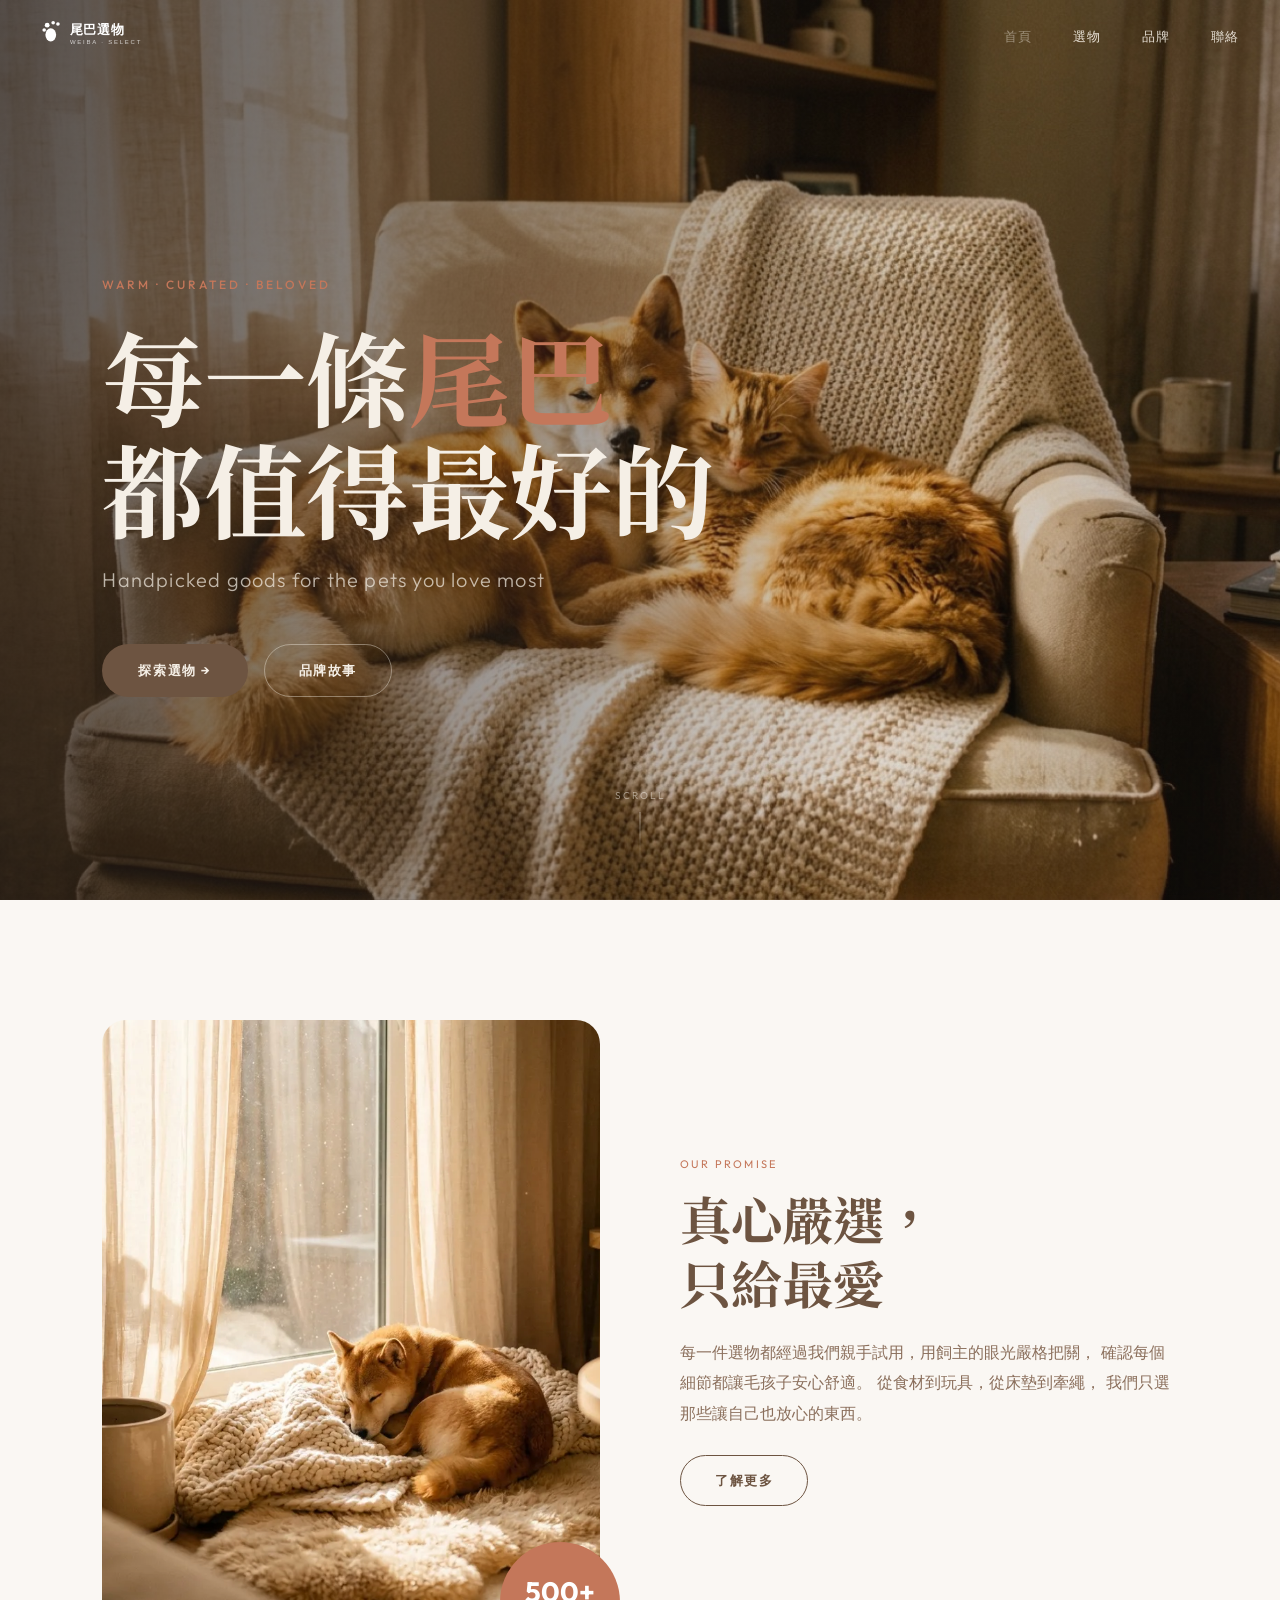
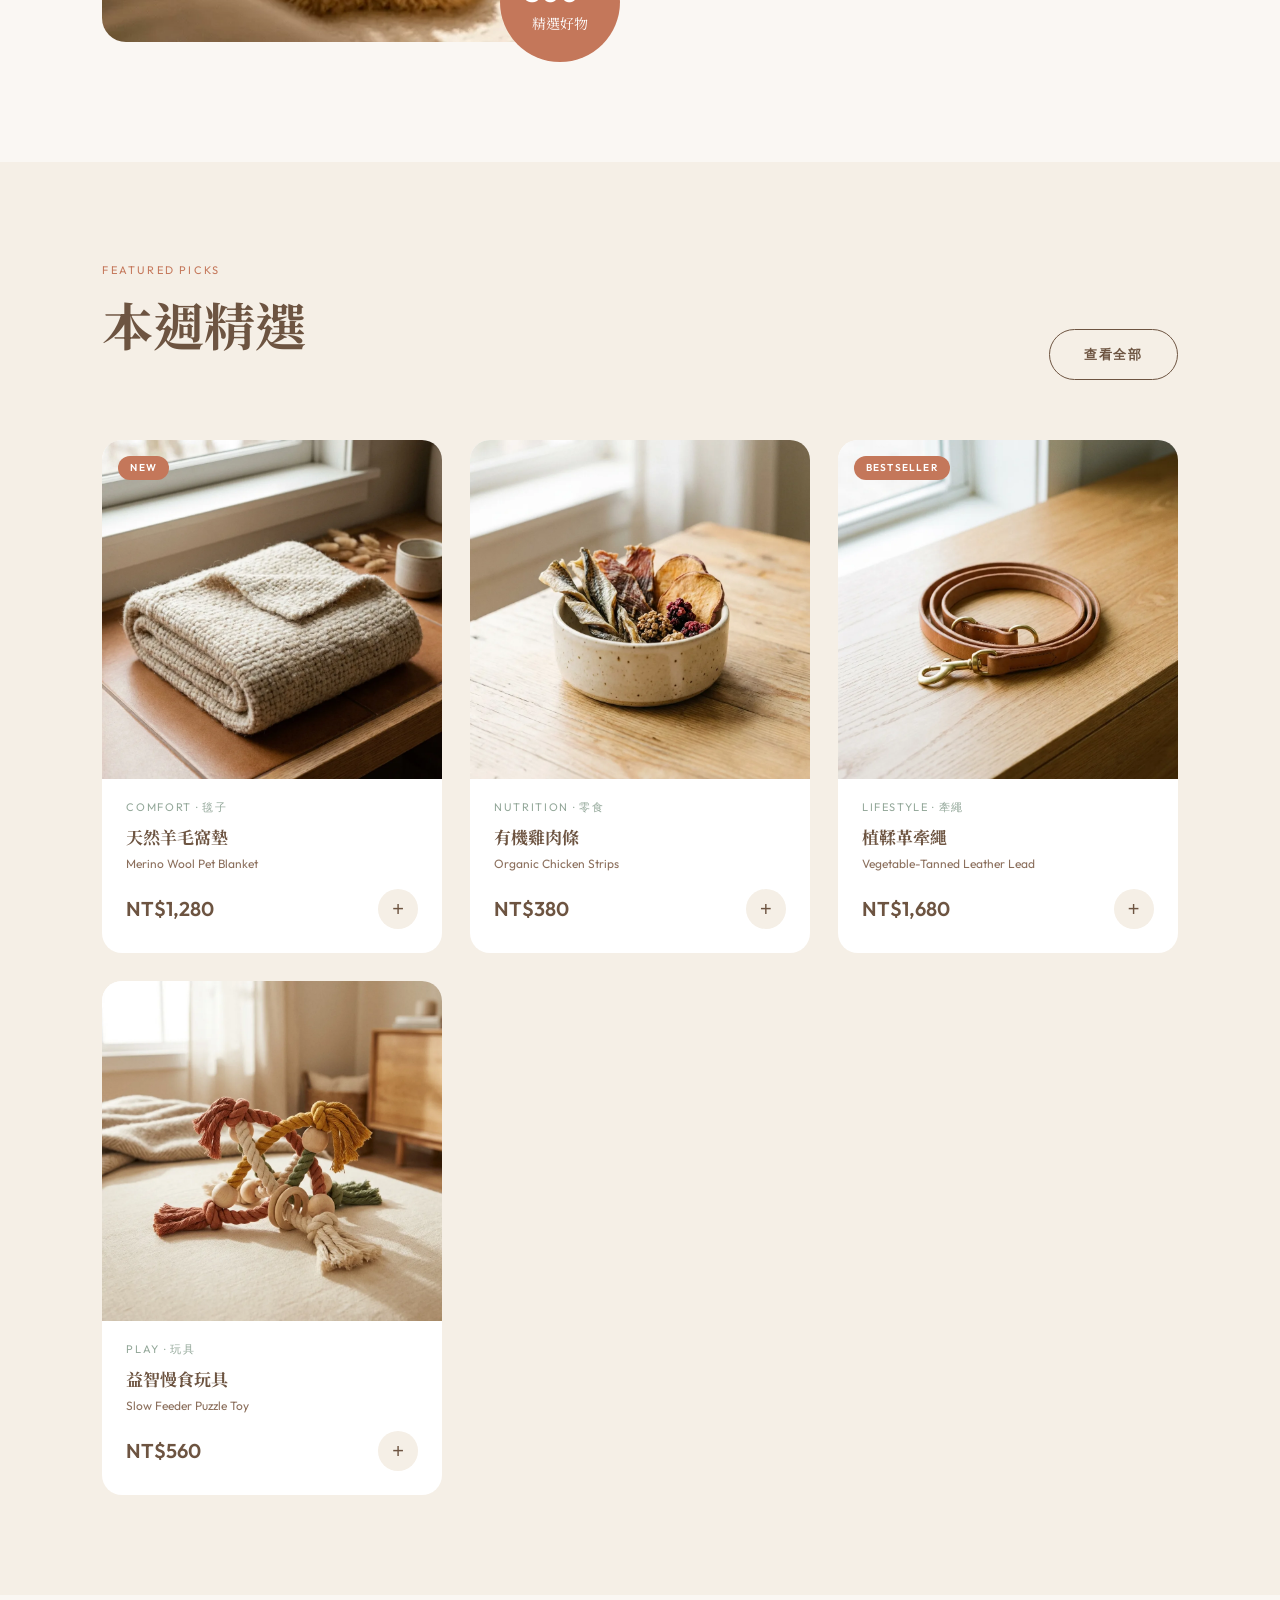
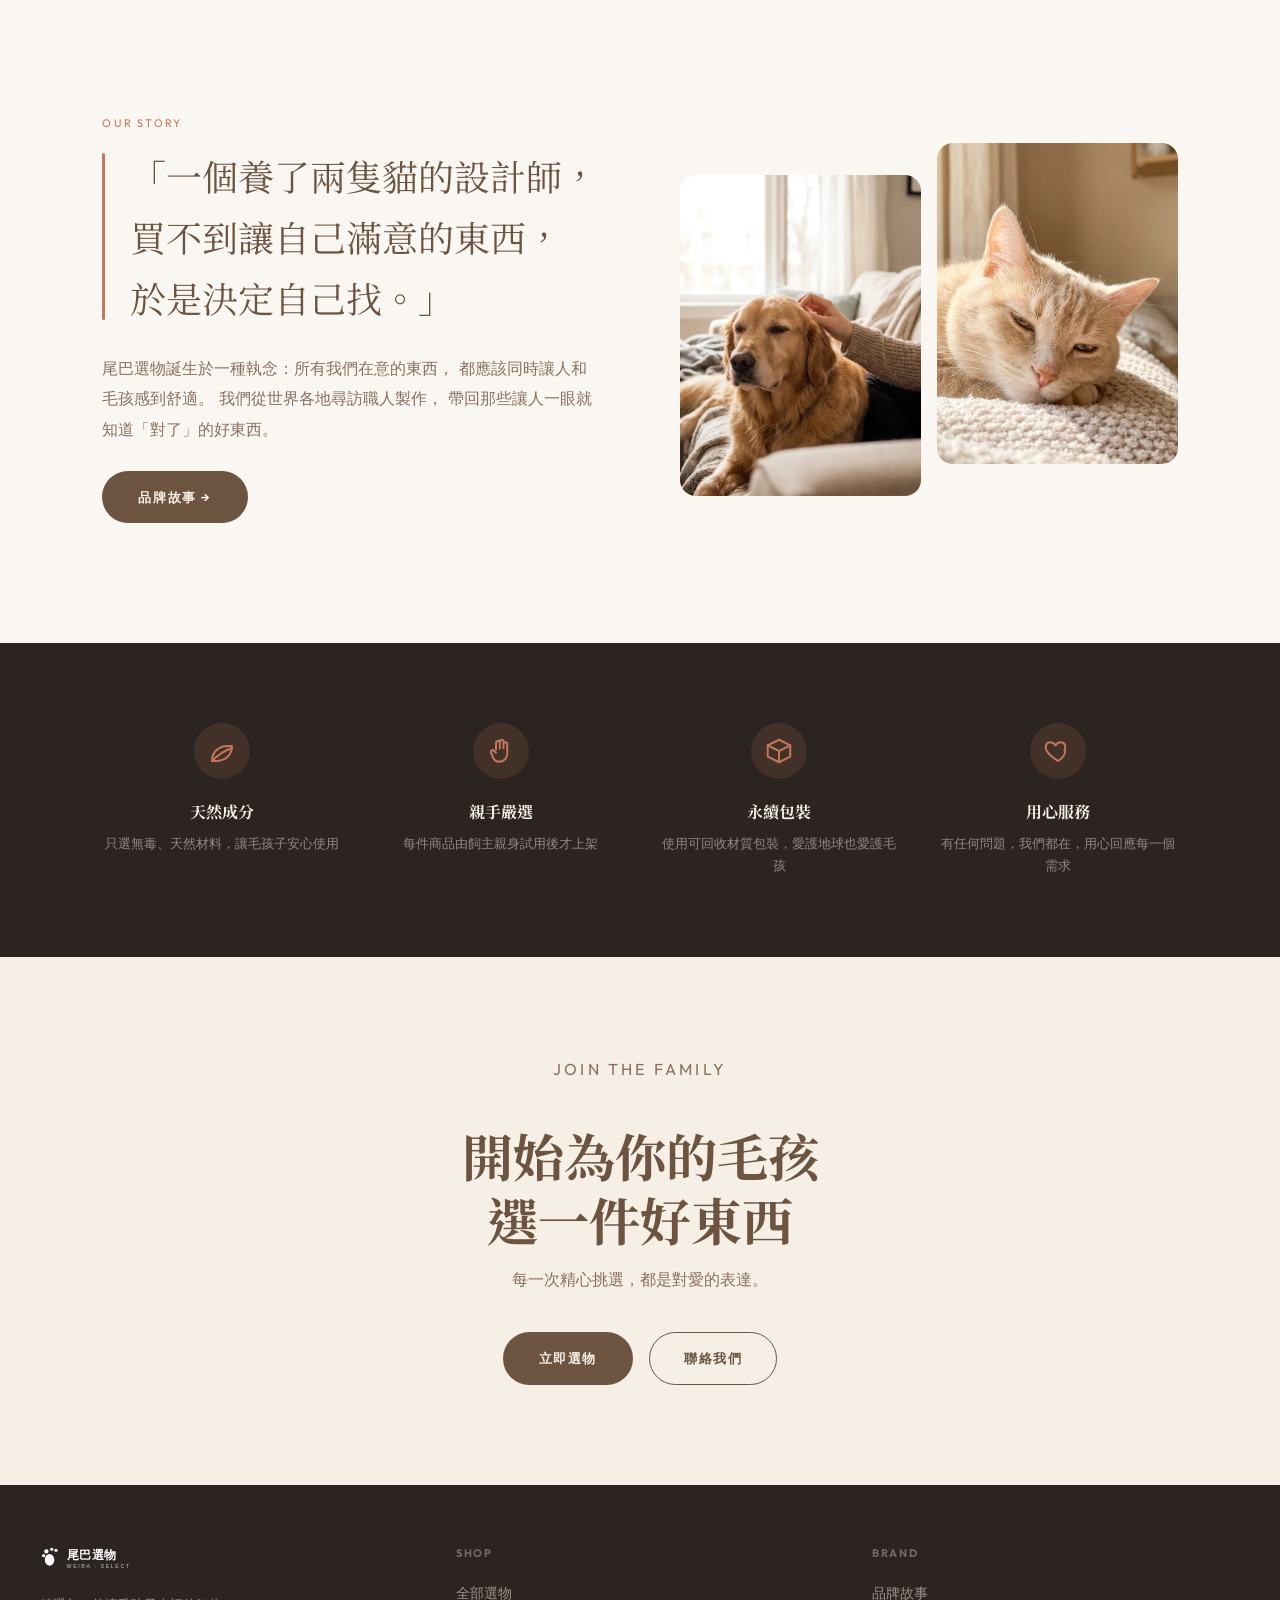
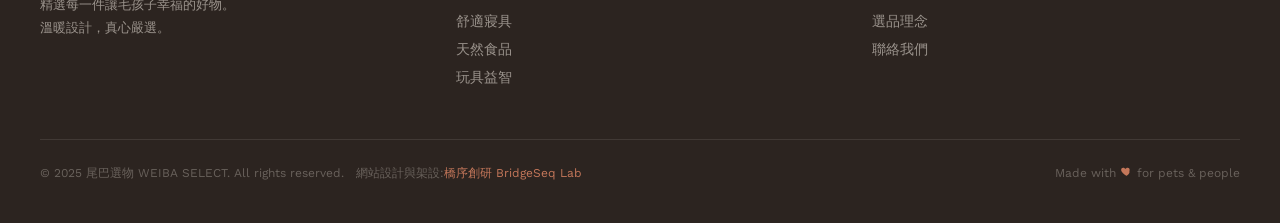
<file: index.html>
<!DOCTYPE html>
<html lang="zh-TW">
<head>
  <meta charset="UTF-8"/>
  <meta name="viewport" content="width=device-width, initial-scale=1.0"/>
  <title>尾巴選物 WEIBA SELECT — 給毛孩子的精選好物</title>
  <meta name="description" content="尾巴選物，精選每一件讓毛孩子幸福的好物。溫暖設計，真心嚴選。"/>
  <link rel="icon" href="logos/weiba-petshop-logo.png"/>

  <!-- Fonts -->
  <link rel="preconnect" href="https://fonts.googleapis.com"/>
  <link rel="preconnect" href="https://fonts.gstatic.com" crossorigin/>
  <link href="https://fonts.googleapis.com/css2?family=Noto+Serif+TC:wght@400;700&family=Outfit:wght@300;400;500;600&family=Work+Sans:wght@300;400;500&display=swap" rel="stylesheet"/>

  <!-- Design system -->
  <link rel="stylesheet" href="css/design.css"/>

  <style>
    /* ── HERO 3D CANVAS ── */
    #hero {
      position: relative;
      width: 100%;
      height: 100svh;
      min-height: 640px;
      overflow: hidden;
      background: var(--c-charcoal);
    }

    #hero-img {
      position: absolute;
      inset: 0;
      width: 100%;
      height: 100%;
      object-fit: cover;
      object-position: center 40%;
    }

    .hero-overlay {
      position: absolute;
      inset: 0;
      /* 左側加深,確保 hero 文字在貓狗照上清楚可讀 */
      background: linear-gradient(
        100deg,
        rgba(38,30,26,0.78) 0%,
        rgba(38,30,26,0.45) 42%,
        rgba(38,30,26,0.15) 70%,
        rgba(38,30,26,0.35) 100%
      );
      pointer-events: none;
    }

    .hero-content {
      position: absolute;
      inset: 0;
      display: flex;
      flex-direction: column;
      justify-content: center;
      align-items: flex-start;
      padding: 0 8vw;
      padding-top: var(--nav-h);
    }

    .hero-eyebrow {
      font-family: var(--ff-en);
      font-size: 12px;
      font-weight: 500;
      letter-spacing: 0.25em;
      text-transform: uppercase;
      color: var(--c-terra);
      margin-bottom: 24px;
      opacity: 0;
      transform: translateY(20px);
      animation: fadeUp 0.9s 0.3s var(--ease-out) forwards;
    }

    .hero-title {
      font-family: var(--ff-cn);
      font-size: clamp(52px, 8vw, 110px);
      font-weight: 700;
      line-height: 1.1;
      color: var(--c-beige);
      margin-bottom: 20px;
      opacity: 0;
      transform: translateY(24px);
      animation: fadeUp 1s 0.5s var(--ease-out) forwards;
    }

    .hero-title span {
      color: var(--c-terra);
      display: inline-block;
    }

    .hero-subtitle {
      font-family: var(--ff-en);
      font-size: clamp(14px, 2vw, 20px);
      font-weight: 300;
      color: rgba(245, 239, 230, 0.7);
      letter-spacing: 0.06em;
      margin-bottom: 48px;
      opacity: 0;
      transform: translateY(20px);
      animation: fadeUp 1s 0.7s var(--ease-out) forwards;
    }

    .hero-cta {
      display: flex;
      gap: 16px;
      flex-wrap: wrap;
      opacity: 0;
      transform: translateY(20px);
      animation: fadeUp 1s 0.9s var(--ease-out) forwards;
    }

    .hero-scroll {
      position: absolute;
      bottom: 40px;
      left: 50%;
      transform: translateX(-50%);
      display: flex;
      flex-direction: column;
      align-items: center;
      gap: 8px;
      opacity: 0;
      animation: fadeIn 1s 1.4s ease forwards;
    }
    .hero-scroll span {
      font-family: var(--ff-en);
      font-size: 10px;
      letter-spacing: 0.2em;
      text-transform: uppercase;
      color: rgba(245,239,230,0.5);
    }
    .scroll-line {
      width: 1px;
      height: 48px;
      background: linear-gradient(to bottom, rgba(245,239,230,0.5), transparent);
      animation: scrollPulse 2s 1.6s ease-in-out infinite;
    }

    @keyframes fadeUp {
      to { opacity: 1; transform: translateY(0); }
    }
    @keyframes fadeIn {
      to { opacity: 1; }
    }
    @keyframes scrollPulse {
      0%, 100% { opacity: 0.5; transform: scaleY(1); }
      50% { opacity: 1; transform: scaleY(1.2); }
    }

    /* ── INTRO SECTION ── */
    #intro {
      padding: 120px 8vw;
      display: grid;
      grid-template-columns: 1fr 1fr;
      gap: 80px;
      align-items: center;
      max-width: 1400px;
      margin: 0 auto;
    }

    .intro-visual {
      position: relative;
    }
    .intro-img-wrap {
      border-radius: 24px;
      overflow: hidden;
      aspect-ratio: 4/5;
      background: var(--c-light);
    }
    .intro-img-wrap img {
      width: 100%;
      height: 100%;
      object-fit: cover;
      transition: transform 0.8s var(--ease-smooth);
    }
    .intro-img-wrap:hover img { transform: scale(1.04); }

    .intro-badge {
      position: absolute;
      bottom: -20px;
      right: -20px;
      width: 120px;
      height: 120px;
      background: var(--c-terra);
      border-radius: 50%;
      display: flex;
      flex-direction: column;
      align-items: center;
      justify-content: center;
      font-family: var(--ff-cn);
      font-size: 14px;
      color: white;
      line-height: 1.5;
      text-align: center;
      padding: 12px;
    }
    .intro-badge strong { font-size: 28px; font-family: var(--ff-en); }

    /* ── PRODUCT GRID ── */
    #products {
      background: var(--c-beige);
      padding: 100px 8vw;
    }
    .products-header {
      display: flex;
      justify-content: space-between;
      align-items: flex-end;
      margin-bottom: 60px;
    }
    .products-header .right { text-align: right; }

    .product-grid {
      display: grid;
      grid-template-columns: repeat(auto-fill, minmax(280px, 1fr));
      gap: 28px;
    }

    .product-card {
      background: white;
      border-radius: 20px;
      overflow: hidden;
      cursor: pointer;
      transition: transform 0.4s var(--ease-smooth),
                  box-shadow 0.4s var(--ease-smooth);
      transform-style: preserve-3d;
      perspective: 800px;
    }
    .product-card:hover {
      transform: translateY(-8px) rotateX(2deg);
      box-shadow: 0 24px 60px rgba(109,84,65,0.16);
    }

    .product-img {
      aspect-ratio: 1;
      background: var(--c-cream);
      position: relative;
      overflow: hidden;
    }
    .product-img img {
      width: 100%;
      height: 100%;
      object-fit: cover;
      transition: transform 0.6s var(--ease-smooth);
    }
    .product-card:hover .product-img img { transform: scale(1.08); }

    .product-tag {
      position: absolute;
      top: 16px;
      left: 16px;
      background: var(--c-terra);
      color: white;
      font-family: var(--ff-en);
      font-size: 10px;
      font-weight: 600;
      letter-spacing: 0.12em;
      text-transform: uppercase;
      padding: 4px 12px;
      border-radius: 20px;
    }

    .product-info {
      padding: 20px 24px 24px;
    }
    .product-cat {
      font-family: var(--ff-en);
      font-size: 11px;
      letter-spacing: 0.15em;
      text-transform: uppercase;
      color: var(--c-sage);
      margin-bottom: 6px;
    }
    .product-name {
      font-family: var(--ff-cn);
      font-size: 17px;
      font-weight: 700;
      color: var(--c-brown);
      margin-bottom: 4px;
    }
    .product-name-en {
      font-size: 12px;
      color: var(--c-warm);
      margin-bottom: 16px;
      font-family: var(--ff-en);
    }
    .product-footer {
      display: flex;
      justify-content: space-between;
      align-items: center;
    }
    .product-price {
      font-family: var(--ff-en);
      font-size: 20px;
      font-weight: 600;
      color: var(--c-brown);
    }
    .product-add {
      width: 40px;
      height: 40px;
      border-radius: 50%;
      background: var(--c-beige);
      border: none;
      font-size: 20px;
      cursor: pointer;
      display: flex;
      align-items: center;
      justify-content: center;
      color: var(--c-brown);
      transition: background 0.2s, transform 0.2s;
    }
    .product-add:hover {
      background: var(--c-brown);
      color: white;
      transform: scale(1.1);
    }

    /* ── BRAND STORY ── */
    #story {
      padding: 120px 8vw;
      max-width: 1400px;
      margin: 0 auto;
      display: grid;
      grid-template-columns: 1fr 1fr;
      gap: 80px;
      align-items: center;
    }
    .story-quote {
      font-family: var(--ff-cn);
      font-size: clamp(22px, 3vw, 36px);
      line-height: 1.7;
      color: var(--c-brown);
      position: relative;
      padding-left: 28px;
    }
    .story-quote::before {
      content: '';
      position: absolute;
      left: 0;
      top: 8px;
      bottom: 8px;
      width: 3px;
      background: var(--c-terra);
      border-radius: 2px;
    }
    .story-imgs {
      display: grid;
      grid-template-columns: 1fr 1fr;
      gap: 16px;
    }
    .story-img {
      border-radius: 16px;
      overflow: hidden;
      background: var(--c-light);
    }
    .story-img:first-child { margin-top: 32px; aspect-ratio: 3/4; }
    .story-img:last-child { margin-bottom: 32px; aspect-ratio: 3/4; }
    .story-img img {
      width: 100%;
      height: 100%;
      object-fit: cover;
    }

    /* ── VALUES STRIP ── */
    #values {
      background: var(--c-charcoal);
      padding: 80px 8vw;
    }
    .values-grid {
      max-width: 1200px;
      margin: 0 auto;
      display: grid;
      grid-template-columns: repeat(4, 1fr);
      gap: 40px;
    }
    .value-item { text-align: center; }
    .value-icon {
      width: 56px;
      height: 56px;
      margin: 0 auto 20px;
      background: rgba(196,119,90,0.15);
      border-radius: 50%;
      display: flex;
      align-items: center;
      justify-content: center;
      font-size: 24px;
    }
    .value-title {
      font-family: var(--ff-cn);
      font-size: 16px;
      font-weight: 700;
      color: var(--c-beige);
      margin-bottom: 8px;
    }
    .value-desc {
      font-size: 13px;
      color: rgba(245,239,230,0.5);
      line-height: 1.7;
    }

    /* ── CTA BANNER ── */
    #cta-banner {
      padding: 100px 8vw;
      text-align: center;
      background: var(--c-beige);
    }
    .cta-banner-inner { max-width: 640px; margin: 0 auto; }
    .cta-banner-inner .section-title { margin: 0 auto 16px; }
    .cta-banner-inner p {
      font-size: 16px;
      color: var(--c-warm);
      margin-bottom: 40px;
    }
    .cta-buttons { display: flex; gap: 16px; justify-content: center; flex-wrap: wrap; }

    /* ── RESPONSIVE ── */
    @media (max-width: 900px) {
      #intro, #story { grid-template-columns: 1fr; gap: 48px; }
      .values-grid { grid-template-columns: repeat(2, 1fr); }
      .intro-badge { bottom: 12px; right: 12px; width: 96px; height: 96px; }
      .story-imgs { display: none; }
    }
    @media (max-width: 600px) {
      .hero-content { padding: 0 6vw; padding-top: var(--nav-h); }
      .products-header { flex-direction: column; align-items: flex-start; gap: 16px; }
      .values-grid { grid-template-columns: 1fr; }
    }
  </style>
</head>
<body>

<!-- ── NAV ─────────────────────────────────────────────────────────── -->
<nav class="site-nav" role="navigation" aria-label="主選單">
  <div class="nav-inner">
    <a href="index.html" class="nav-logo" aria-label="尾巴選物 首頁">
      <img src="logos/weiba-petshop-logo-white.svg" alt="尾巴選物 WEIBA SELECT"/>
    </a>
    <ul class="nav-links" role="list">
      <li><a href="index.html"    class="nav-link">首頁</a></li>
      <li><a href="products.html" class="nav-link">選物</a></li>
      <li><a href="about.html"    class="nav-link">品牌</a></li>
      <li><a href="contact.html"  class="nav-link">聯絡</a></li>
    </ul>
    <button class="nav-hamburger" aria-label="開啟選單">
      <span></span><span></span><span></span>
    </button>
  </div>
</nav>

<!-- ── HERO 3D ────────────────────────────────────────────────────── -->
<section id="hero" aria-label="主視覺">
  <img id="hero-img" src="images/hero-pets.jpg" alt="貓與狗依偎在暖陽窗邊的居家空間" />
  <div class="hero-overlay"></div>
  <div class="hero-content">
    <p class="hero-eyebrow">Warm · Curated · Beloved</p>
    <h1 class="hero-title">
      每一條<span>尾巴</span><br/>
      都值得最好的
    </h1>
    <p class="hero-subtitle">Handpicked goods for the pets you love most</p>
    <div class="hero-cta">
      <a href="products.html" class="btn-primary">探索選物 →</a>
      <a href="about.html" class="btn-outline" style="color:var(--c-beige);border-color:rgba(245,239,230,0.4)">品牌故事</a>
    </div>
  </div>
  <div class="hero-scroll" aria-hidden="true">
    <span>Scroll</span>
    <div class="scroll-line"></div>
  </div>
</section>

<!-- ── INTRO ──────────────────────────────────────────────────────── -->
<section id="intro">
  <div class="intro-visual reveal">
    <div class="intro-img-wrap">
      <img
        src="images/shiba-sunlight.webp"
        alt="柴犬在溫暖的陽光裡"
        loading="lazy"
      />
    </div>
    <div class="intro-badge">
      <strong>500+</strong>
      精選好物
    </div>
  </div>
  <div class="intro-text">
    <p class="section-label reveal">Our Promise</p>
    <h2 class="section-title reveal reveal-delay-1">真心嚴選，<br/>只給最愛</h2>
    <p class="section-body reveal reveal-delay-2">
      每一件選物都經過我們親手試用，用飼主的眼光嚴格把關，
      確認每個細節都讓毛孩子安心舒適。
      從食材到玩具，從床墊到牽繩，
      我們只選那些讓自己也放心的東西。
    </p>
    <br/>
    <a href="about.html" class="btn-outline reveal reveal-delay-3">了解更多</a>
  </div>
</section>

<!-- ── PRODUCTS ───────────────────────────────────────────────────── -->
<section id="products">
  <div class="products-header">
    <div>
      <p class="section-label reveal">Featured Picks</p>
      <h2 class="section-title reveal reveal-delay-1">本週精選</h2>
    </div>
    <div class="right reveal">
      <a href="products.html" class="btn-outline">查看全部</a>
    </div>
  </div>

  <div class="product-grid">

    <article class="product-card reveal">
      <div class="product-img">
        <span class="product-tag">New</span>
        <img src="images/wool-blanket.webp" alt="天然羊毛毯"/>
      </div>
      <div class="product-info">
        <p class="product-cat">Comfort · 毯子</p>
        <p class="product-name">天然羊毛窩墊</p>
        <p class="product-name-en">Merino Wool Pet Blanket</p>
        <div class="product-footer">
          <span class="product-price">NT$1,280</span>
          <button class="product-add" aria-label="加入購物車">+</button>
        </div>
      </div>
    </article>

    <article class="product-card reveal reveal-delay-1">
      <div class="product-img">
        <img src="images/treats.webp" alt="有機零食"/>
      </div>
      <div class="product-info">
        <p class="product-cat">Nutrition · 零食</p>
        <p class="product-name">有機雞肉條</p>
        <p class="product-name-en">Organic Chicken Strips</p>
        <div class="product-footer">
          <span class="product-price">NT$380</span>
          <button class="product-add" aria-label="加入購物車">+</button>
        </div>
      </div>
    </article>

    <article class="product-card reveal reveal-delay-2">
      <div class="product-img">
        <span class="product-tag">Bestseller</span>
        <img src="images/leather-leash.webp" alt="皮革牽繩"/>
      </div>
      <div class="product-info">
        <p class="product-cat">Lifestyle · 牽繩</p>
        <p class="product-name">植鞣革牽繩</p>
        <p class="product-name-en">Vegetable-Tanned Leather Lead</p>
        <div class="product-footer">
          <span class="product-price">NT$1,680</span>
          <button class="product-add" aria-label="加入購物車">+</button>
        </div>
      </div>
    </article>

    <article class="product-card reveal reveal-delay-3">
      <div class="product-img">
        <img src="images/interactive-toy.webp" alt="互動玩具"/>
      </div>
      <div class="product-info">
        <p class="product-cat">Play · 玩具</p>
        <p class="product-name">益智慢食玩具</p>
        <p class="product-name-en">Slow Feeder Puzzle Toy</p>
        <div class="product-footer">
          <span class="product-price">NT$560</span>
          <button class="product-add" aria-label="加入購物車">+</button>
        </div>
      </div>
    </article>

  </div>
</section>

<!-- ── BRAND STORY ─────────────────────────────────────────────────── -->
<section id="story">
  <div class="story-text">
    <p class="section-label reveal">Our Story</p>
    <blockquote class="story-quote reveal reveal-delay-1">
      「一個養了兩隻貓的設計師，
      買不到讓自己滿意的東西，
      於是決定自己找。」
    </blockquote>
    <br/>
    <p class="section-body reveal reveal-delay-2">
      尾巴選物誕生於一種執念：所有我們在意的東西，
      都應該同時讓人和毛孩感到舒適。
      我們從世界各地尋訪職人製作，
      帶回那些讓人一眼就知道「對了」的好東西。
    </p>
    <br/>
    <a href="about.html" class="btn-primary reveal reveal-delay-3">品牌故事 →</a>
  </div>
  <div class="story-imgs reveal reveal-delay-2" aria-hidden="true">
    <div class="story-img">
      <img
        src="images/pet-owner.webp"
        alt="寵物與主人"
        loading="lazy"
      />
    </div>
    <div class="story-img">
      <img
        src="images/cat-closeup.webp"
        alt="選物細節"
        loading="lazy"
      />
    </div>
  </div>
</section>

<!-- ── VALUES ─────────────────────────────────────────────────────── -->
<section id="values">
  <div class="values-grid">
    <div class="value-item reveal">
      <div class="value-icon"><svg width="30" height="30" viewBox="0 0 24 24" fill="none" stroke="#C4775A" stroke-width="1.6" stroke-linecap="round" stroke-linejoin="round" aria-hidden="true"><path d="M4 20c0-7 5-12 13-12h3c0 7-5 12-13 12H4Z"/><path d="M4 20C9 15 13 12 19 10"/></svg></div>
      <p class="value-title">天然成分</p>
      <p class="value-desc">只選無毒、天然材料，讓毛孩子安心使用</p>
    </div>
    <div class="value-item reveal reveal-delay-1">
      <div class="value-icon"><svg width="30" height="30" viewBox="0 0 24 24" fill="none" stroke="#C4775A" stroke-width="1.6" stroke-linecap="round" stroke-linejoin="round" aria-hidden="true"><path d="M8 11V5.5a1.5 1.5 0 0 1 3 0V10m0 0V4.5a1.5 1.5 0 0 1 3 0V10m0 0V6.5a1.5 1.5 0 0 1 3 0V14c0 3.5-2.5 6.5-6.5 6.5S6 18 5 15.5l-1-2.2a1.4 1.4 0 0 1 2.4-1.4L8 13.5"/></svg></div>
      <p class="value-title">親手嚴選</p>
      <p class="value-desc">每件商品由飼主親身試用後才上架</p>
    </div>
    <div class="value-item reveal reveal-delay-2">
      <div class="value-icon"><svg width="30" height="30" viewBox="0 0 24 24" fill="none" stroke="#C4775A" stroke-width="1.6" stroke-linecap="round" stroke-linejoin="round" aria-hidden="true"><path d="M3 7.5 12 3l9 4.5v9L12 21l-9-4.5v-9Z"/><path d="M3 7.5 12 12l9-4.5M12 12v9"/></svg></div>
      <p class="value-title">永續包裝</p>
      <p class="value-desc">使用可回收材質包裝，愛護地球也愛護毛孩</p>
    </div>
    <div class="value-item reveal reveal-delay-3">
      <div class="value-icon"><svg width="30" height="30" viewBox="0 0 24 24" fill="none" stroke="#C4775A" stroke-width="1.6" stroke-linecap="round" stroke-linejoin="round" aria-hidden="true"><path d="M12 20s-7-4.4-9.3-8.6C1.2 8.3 2.6 5 6 5c2 0 3.2 1.3 4 2.5C10.8 6.3 12 5 14 5c3.4 0 4.8 3.3 3.3 6.4C19 15.6 12 20 12 20Z"/></svg></div>
      <p class="value-title">用心服務</p>
      <p class="value-desc">有任何問題，我們都在，用心回應每一個需求</p>
    </div>
  </div>
</section>

<!-- ── CTA ────────────────────────────────────────────────────────── -->
<section id="cta-banner">
  <div class="cta-banner-inner">
    <p class="section-label reveal">Join the Family</p>
    <h2 class="section-title reveal reveal-delay-1">開始為你的毛孩<br/>選一件好東西</h2>
    <p class="reveal reveal-delay-2">每一次精心挑選，都是對愛的表達。</p>
    <div class="cta-buttons reveal reveal-delay-3">
      <a href="products.html" class="btn-primary">立即選物</a>
      <a href="contact.html" class="btn-outline">聯絡我們</a>
    </div>
  </div>
</section>

<!-- ── FOOTER ──────────────────────────────────────────────────────── -->
<footer class="site-footer">
  <div class="footer-inner">
    <div class="footer-brand">
      <img src="logos/weiba-petshop-logo-white.svg" alt="尾巴選物"/>
      <p>精選每一件讓毛孩子幸福的好物。<br/>溫暖設計，真心嚴選。</p>
    </div>
    <div class="footer-col">
      <h4>Shop</h4>
      <a href="products.html">全部選物</a>
      <a href="products.html?cat=comfort">舒適寢具</a>
      <a href="products.html?cat=nutrition">天然食品</a>
      <a href="products.html?cat=play">玩具益智</a>
    </div>
    <div class="footer-col">
      <h4>Brand</h4>
      <a href="about.html">品牌故事</a>
      <a href="about.html#values">選品理念</a>
      <a href="contact.html">聯絡我們</a>
    </div>
  </div>
  <div class="footer-bottom">
    <span>© 2025 尾巴選物 WEIBA SELECT. All rights reserved.　網站設計與架設:<a href="https://bridgeseqlab.com" target="_blank" rel="noopener" style="color:#C4775A;">橋序創研 BridgeSeq Lab</a></span>
    <span>Made with <svg viewBox="0 0 24 24" width="13" height="13" style="display:inline-block;vertical-align:-1px;fill:#C4775A;" aria-hidden="true"><path d="M12 20s-7-4.4-9.3-8.6C1.2 8.3 2.6 5 6 5c2 0 3.2 1.3 4 2.5C10.8 6.3 12 5 14 5c3.4 0 4.8 3.3 3.3 6.4C19 15.6 12 20 12 20Z"/></svg> for pets & people</span>
  </div>
</footer>


<script src="js/main.js"></script>
</body>
</html>
</file>
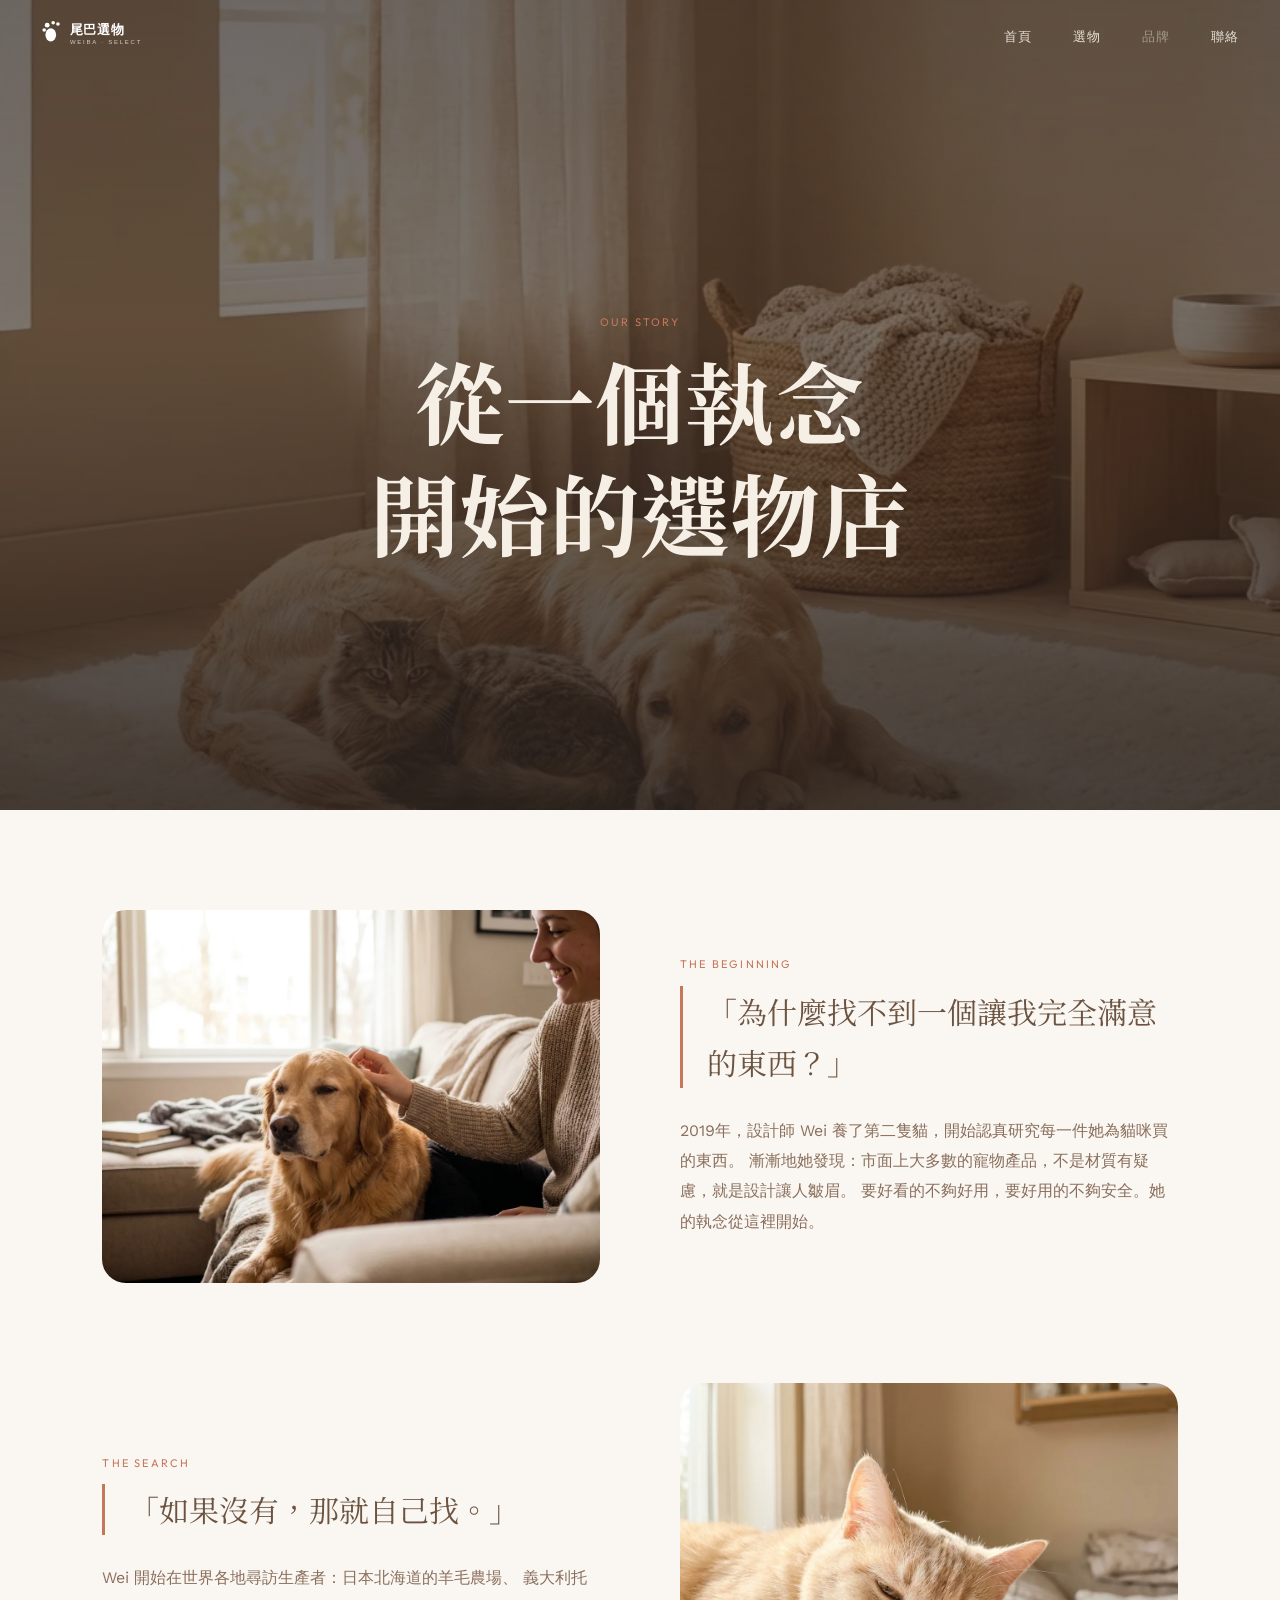
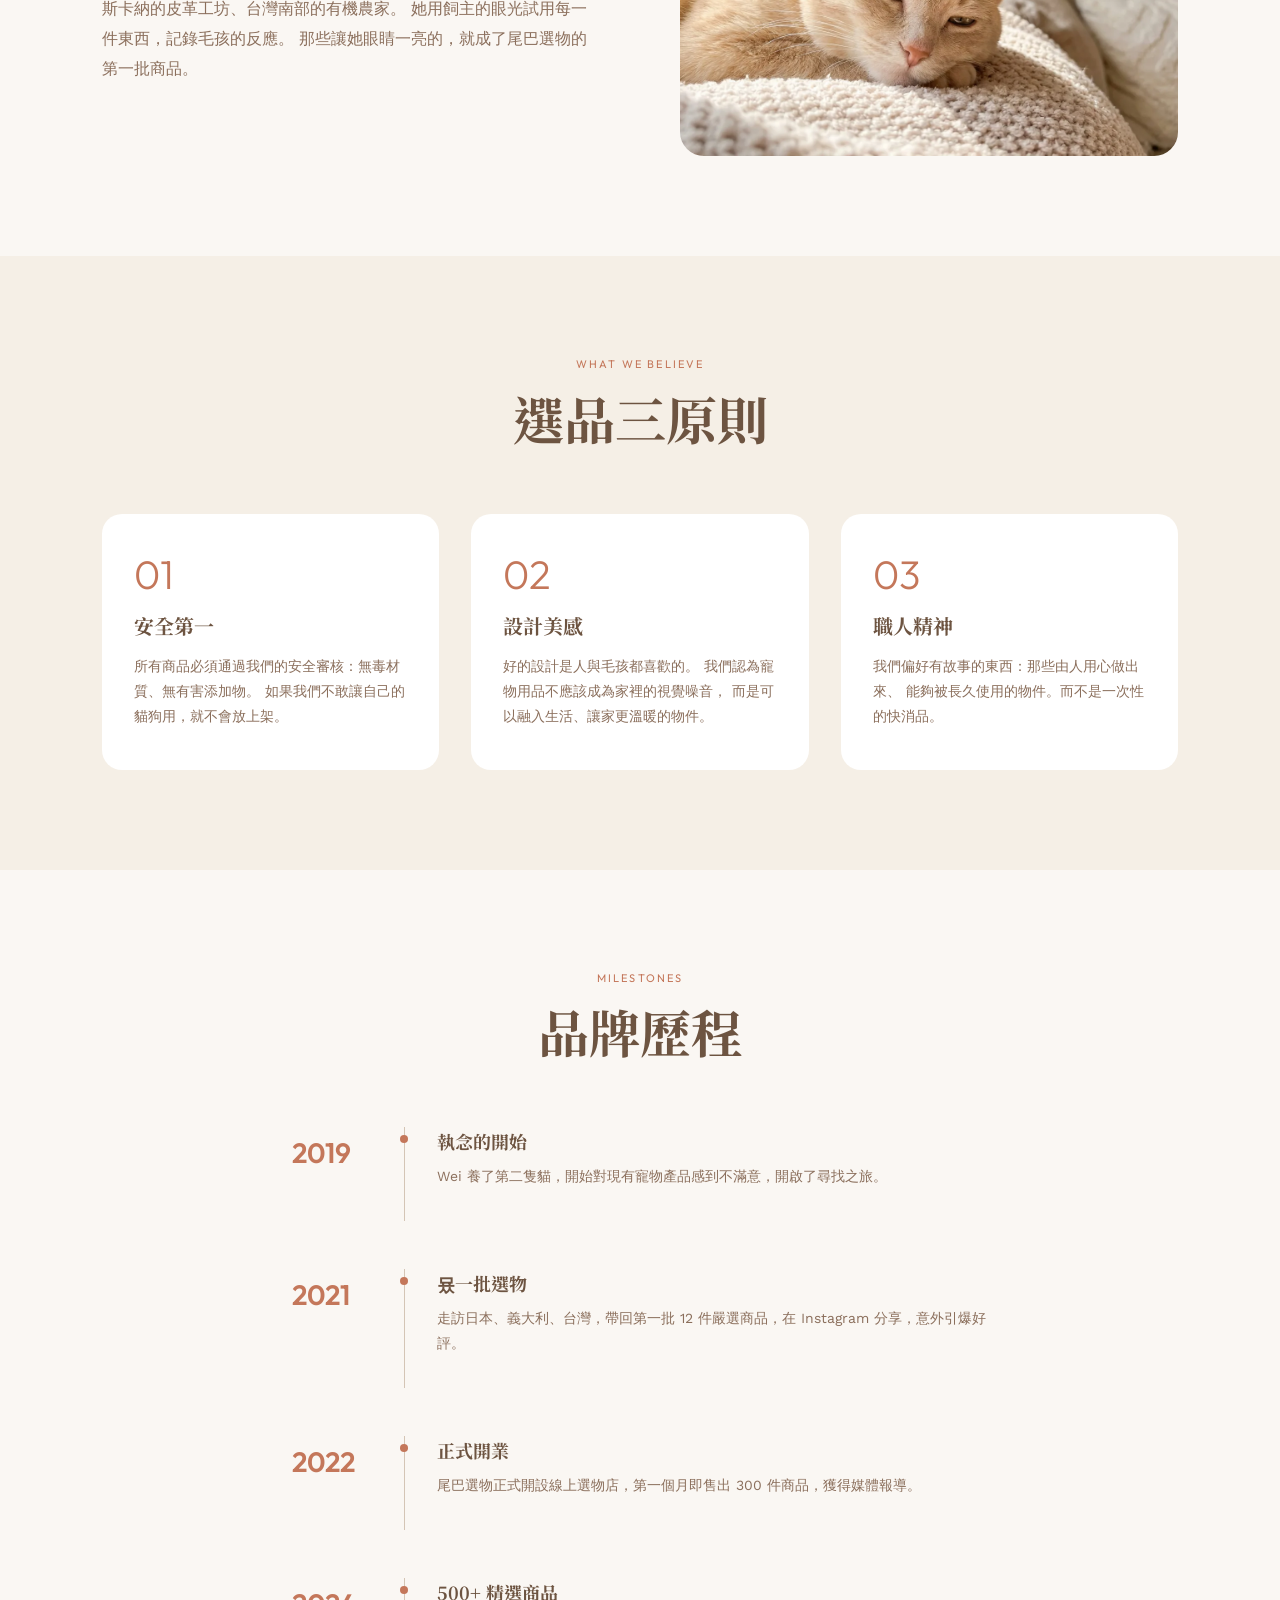
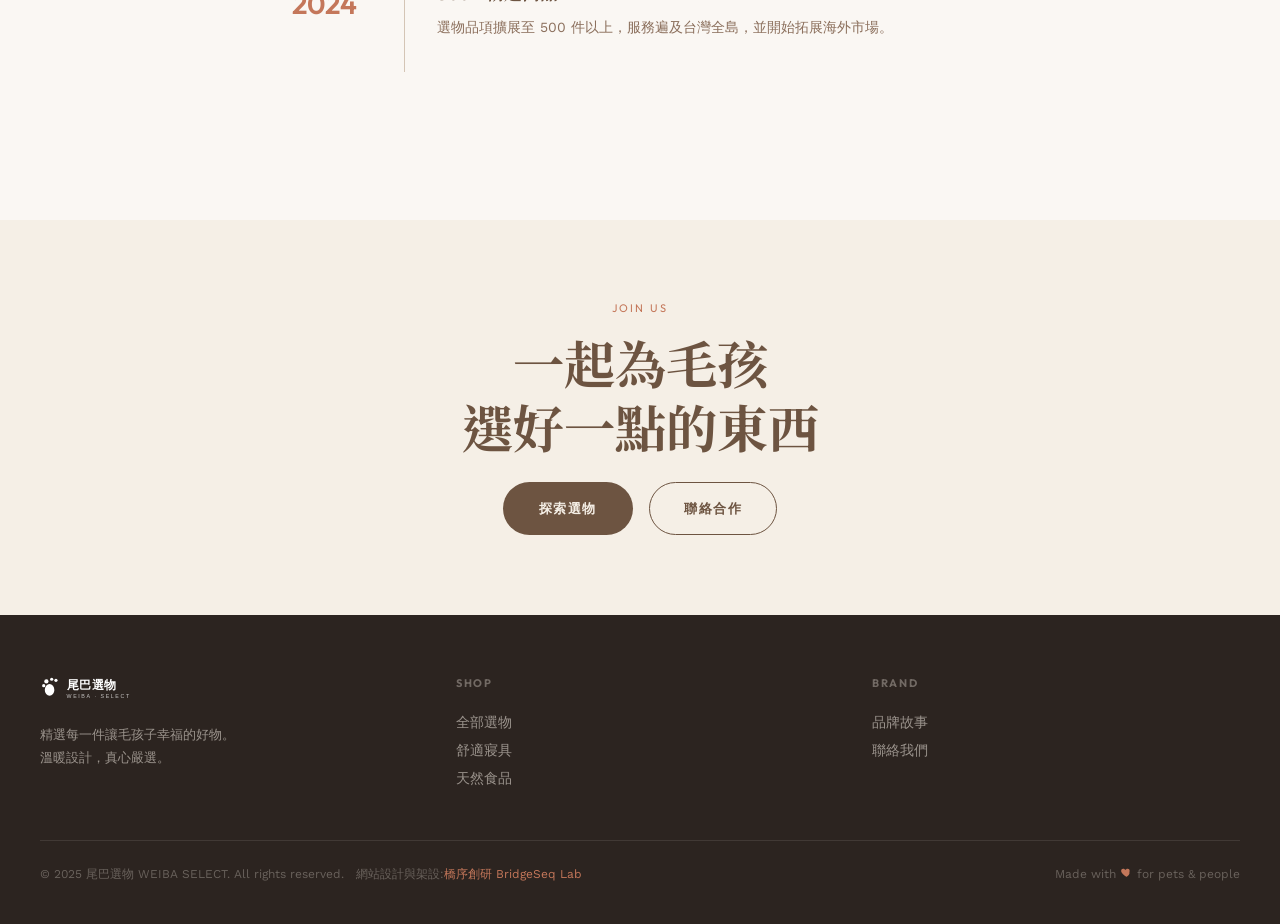
<file: about.html>
<!DOCTYPE html>
<html lang="zh-TW">
<head>
  <meta charset="UTF-8"/>
  <meta name="viewport" content="width=device-width, initial-scale=1.0"/>
  <title>品牌故事 — 尾巴選物 WEIBA SELECT</title>
  <meta name="description" content="尾巴選物的誕生，來自一個飼主對品質的執念。了解我們的選品理念與品牌故事。"/>
  <link rel="icon" href="logos/weiba-petshop-logo.png"/>
  <link rel="preconnect" href="https://fonts.googleapis.com"/>
  <link rel="preconnect" href="https://fonts.gstatic.com" crossorigin/>
  <link href="https://fonts.googleapis.com/css2?family=Noto+Serif+TC:wght@400;700&family=Outfit:wght@300;400;500;600&family=Work+Sans:wght@300;400;500&display=swap" rel="stylesheet"/>
  <link rel="stylesheet" href="css/design.css"/>
  <style>
    /* ── ABOUT HERO (Parallax) ── */
    .about-hero {
      height: 90svh;
      min-height: 560px;
      position: relative;
      display: flex;
      align-items: center;
      justify-content: center;
      overflow: hidden;
      background: var(--c-charcoal);
    }
    .about-hero-bg {
      position: absolute;
      inset: -10%;
      background-image: url('images/hero-bg.webp');
      background-size: cover;
      background-position: center;
      will-change: transform;
      transform: scale(1.1);
      opacity: 0.45;
      transition: transform 0s;
    }
    .about-hero::after {
      content: '';
      position: absolute;
      inset: 0;
      background: linear-gradient(to bottom,
        rgba(44,36,32,0.3) 0%,
        rgba(44,36,32,0.15) 40%,
        rgba(44,36,32,0.7) 100%);
      pointer-events: none;
    }
    .about-hero-text {
      position: relative;
      z-index: 2;
      text-align: center;
      padding: 0 8vw;
      margin-top: var(--nav-h);
    }
    .about-hero-text .section-label { color: var(--c-terra); }
    .about-hero-text .section-title {
      color: var(--c-beige);
      font-size: clamp(40px, 7vw, 90px);
      margin-bottom: 0;
    }

    /* ── STORY SECTION ── */
    .story-section {
      padding: 100px 8vw;
      max-width: 1400px;
      margin: 0 auto;
    }
    .story-grid {
      display: grid;
      grid-template-columns: 1fr 1fr;
      gap: 80px;
      align-items: center;
    }
    .story-grid.reverse { direction: rtl; }
    .story-grid.reverse > * { direction: ltr; }

    .about-img {
      border-radius: 24px;
      overflow: hidden;
      background: var(--c-light);
    }
    .about-img img {
      width: 100%;
      height: 100%;
      object-fit: cover;
      aspect-ratio: 4/3;
      transition: transform 0.8s ease;
    }
    .about-img:hover img { transform: scale(1.04); }

    .story-text blockquote {
      font-family: var(--ff-cn);
      font-size: clamp(20px, 2.5vw, 30px);
      line-height: 1.7;
      color: var(--c-brown);
      border-left: 3px solid var(--c-terra);
      padding-left: 24px;
      margin-bottom: 28px;
    }

    /* ── TEAM / VALUES ── */
    #about-values {
      background: var(--c-beige);
      padding: 100px 8vw;
    }
    .values-inner { max-width: 1280px; margin: 0 auto; }
    .about-values-header {
      text-align: center;
      margin-bottom: 64px;
    }
    .about-values-grid {
      display: grid;
      grid-template-columns: repeat(3, 1fr);
      gap: 32px;
    }
    .about-value-card {
      background: white;
      border-radius: 20px;
      padding: 40px 32px;
      transition: transform 0.3s, box-shadow 0.3s;
    }
    .about-value-card:hover {
      transform: translateY(-6px);
      box-shadow: 0 20px 48px rgba(109,84,65,0.1);
    }
    .value-num {
      font-family: var(--ff-en);
      font-size: 40px;
      font-weight: 300;
      color: var(--c-terra);
      line-height: 1;
      margin-bottom: 16px;
    }
    .value-heading {
      font-family: var(--ff-cn);
      font-size: 20px;
      font-weight: 700;
      color: var(--c-brown);
      margin-bottom: 12px;
    }
    .value-text {
      font-size: 14px;
      color: var(--c-warm);
      line-height: 1.8;
    }

    /* ── TIMELINE ── */
    #timeline {
      padding: 100px 8vw;
      max-width: 900px;
      margin: 0 auto;
    }
    .timeline-header {
      text-align: center;
      margin-bottom: 64px;
    }
    .timeline-item {
      display: grid;
      grid-template-columns: 80px 1fr;
      gap: 32px;
      margin-bottom: 48px;
      align-items: start;
    }
    .tl-year {
      font-family: var(--ff-en);
      font-size: 28px;
      font-weight: 600;
      color: var(--c-terra);
      padding-top: 4px;
    }
    .tl-content {
      border-left: 1px solid var(--c-light);
      padding-left: 32px;
      padding-bottom: 32px;
      position: relative;
    }
    .tl-content::before {
      content: '';
      position: absolute;
      left: -5px;
      top: 8px;
      width: 8px;
      height: 8px;
      background: var(--c-terra);
      border-radius: 50%;
    }
    .tl-title {
      font-family: var(--ff-cn);
      font-size: 18px;
      font-weight: 700;
      color: var(--c-brown);
      margin-bottom: 8px;
    }
    .tl-desc {
      font-size: 14px;
      color: var(--c-warm);
      line-height: 1.8;
    }

    /* ── RESPONSIVE ── */
    @media (max-width: 900px) {
      .story-grid { grid-template-columns: 1fr; gap: 48px; }
      .story-grid.reverse { direction: ltr; }
      .about-values-grid { grid-template-columns: 1fr; }
    }
  </style>
</head>
<body>

<nav class="site-nav" role="navigation">
  <div class="nav-inner">
    <a href="index.html" class="nav-logo">
      <img src="logos/weiba-petshop-logo-white.svg" alt="尾巴選物"/>
    </a>
    <ul class="nav-links" role="list">
      <li><a href="index.html"    class="nav-link">首頁</a></li>
      <li><a href="products.html" class="nav-link">選物</a></li>
      <li><a href="about.html"    class="nav-link">品牌</a></li>
      <li><a href="contact.html"  class="nav-link">聯絡</a></li>
    </ul>
    <button class="nav-hamburger" aria-label="選單">
      <span></span><span></span><span></span>
    </button>
  </div>
</nav>

<!-- About Hero with parallax -->
<header class="about-hero" id="about-hero">
  <div class="about-hero-bg" id="parallax-bg"></div>
  <div class="about-hero-text">
    <p class="section-label">Our Story</p>
    <h1 class="section-title">從一個執念<br/>開始的選物店</h1>
  </div>
</header>

<!-- Story 1 -->
<section class="story-section">
  <div class="story-grid">
    <div class="about-img reveal">
      <img
        src="images/pet-owner.webp"
        alt="毛孩子與主人"
        loading="lazy"
      />
    </div>
    <div class="story-text">
      <p class="section-label reveal">The Beginning</p>
      <blockquote class="reveal reveal-delay-1">
        「為什麼找不到一個讓我完全滿意的東西？」
      </blockquote>
      <p class="section-body reveal reveal-delay-2">
        2019年，設計師 Wei 養了第二隻貓，開始認真研究每一件她為貓咪買的東西。
        漸漸地她發現：市面上大多數的寵物產品，不是材質有疑慮，就是設計讓人皺眉。
        要好看的不夠好用，要好用的不夠安全。她的執念從這裡開始。
      </p>
    </div>
  </div>
</section>

<!-- Story 2 -->
<section class="story-section" style="padding-top: 0;">
  <div class="story-grid reverse">
    <div class="about-img reveal">
      <img
        src="images/cat-closeup.webp"
        alt="貓咪特寫"
        loading="lazy"
      />
    </div>
    <div class="story-text">
      <p class="section-label reveal">The Search</p>
      <blockquote class="reveal reveal-delay-1">
        「如果沒有，那就自己找。」
      </blockquote>
      <p class="section-body reveal reveal-delay-2">
        Wei 開始在世界各地尋訪生產者：日本北海道的羊毛農場、
        義大利托斯卡納的皮革工坊、台灣南部的有機農家。
        她用飼主的眼光試用每一件東西，記錄毛孩的反應。
        那些讓她眼睛一亮的，就成了尾巴選物的第一批商品。
      </p>
    </div>
  </div>
</section>

<!-- Values -->
<section id="about-values">
  <div class="values-inner">
    <div class="about-values-header">
      <p class="section-label reveal">What We Believe</p>
      <h2 class="section-title reveal reveal-delay-1">選品三原則</h2>
    </div>
    <div class="about-values-grid">
      <div class="about-value-card reveal">
        <p class="value-num">01</p>
        <p class="value-heading">安全第一</p>
        <p class="value-text">
          所有商品必須通過我們的安全審核：無毒材質、無有害添加物。
          如果我們不敢讓自己的貓狗用，就不會放上架。
        </p>
      </div>
      <div class="about-value-card reveal reveal-delay-1">
        <p class="value-num">02</p>
        <p class="value-heading">設計美感</p>
        <p class="value-text">
          好的設計是人與毛孩都喜歡的。
          我們認為寵物用品不應該成為家裡的視覺噪音，
          而是可以融入生活、讓家更溫暖的物件。
        </p>
      </div>
      <div class="about-value-card reveal reveal-delay-2">
        <p class="value-num">03</p>
        <p class="value-heading">職人精神</p>
        <p class="value-text">
          我們偏好有故事的東西：那些由人用心做出來、
          能夠被長久使用的物件。而不是一次性的快消品。
        </p>
      </div>
    </div>
  </div>
</section>

<!-- Timeline -->
<section id="timeline">
  <div class="timeline-header">
    <p class="section-label reveal">Milestones</p>
    <h2 class="section-title reveal reveal-delay-1">品牌歷程</h2>
  </div>

  <div class="timeline-item reveal">
    <p class="tl-year">2019</p>
    <div class="tl-content">
      <p class="tl-title">執念的開始</p>
      <p class="tl-desc">Wei 養了第二隻貓，開始對現有寵物產品感到不滿意，開啟了尋找之旅。</p>
    </div>
  </div>

  <div class="timeline-item reveal reveal-delay-1">
    <p class="tl-year">2021</p>
    <div class="tl-content">
      <p class="tl-title">묬一批選物</p>
      <p class="tl-desc">走訪日本、義大利、台灣，帶回第一批 12 件嚴選商品，在 Instagram 分享，意外引爆好評。</p>
    </div>
  </div>

  <div class="timeline-item reveal reveal-delay-2">
    <p class="tl-year">2022</p>
    <div class="tl-content">
      <p class="tl-title">正式開業</p>
      <p class="tl-desc">尾巴選物正式開設線上選物店，第一個月即售出 300 件商品，獲得媒體報導。</p>
    </div>
  </div>

  <div class="timeline-item reveal reveal-delay-3">
    <p class="tl-year">2024</p>
    <div class="tl-content">
      <p class="tl-title">500+ 精選商品</p>
      <p class="tl-desc">選物品項擴展至 500 件以上，服務遍及台灣全島，並開始拓展海外市場。</p>
    </div>
  </div>

</section>

<!-- CTA -->
<section style="background: var(--c-beige); padding: 80px 8vw; text-align: center;">
  <div style="max-width: 560px; margin: 0 auto;">
    <p class="section-label reveal">Join Us</p>
    <h2 class="section-title reveal reveal-delay-1">一起為毛孩<br/>選好一點的東西</h2>
    <div style="display: flex; gap: 16px; justify-content: center; flex-wrap: wrap;" class="reveal reveal-delay-2">
      <a href="products.html" class="btn-primary">探索選物</a>
      <a href="contact.html" class="btn-outline">聯絡合作</a>
    </div>
  </div>
</section>

<footer class="site-footer">
  <div class="footer-inner">
    <div class="footer-brand">
      <img src="logos/weiba-petshop-logo-white.svg" alt="尾巴選物"/>
      <p>精選每一件讓毛孩子幸福的好物。<br/>溫暖設計，真心嚴選。</p>
    </div>
    <div class="footer-col">
      <h4>Shop</h4>
      <a href="products.html">全部選物</a>
      <a href="products.html?cat=comfort">舒適寢具</a>
      <a href="products.html?cat=nutrition">天然食品</a>
    </div>
    <div class="footer-col">
      <h4>Brand</h4>
      <a href="about.html">品牌故事</a>
      <a href="contact.html">聯絡我們</a>
    </div>
  </div>
  <div class="footer-bottom">
    <span>© 2025 尾巴選物 WEIBA SELECT. All rights reserved.　網站設計與架設:<a href="https://bridgeseqlab.com" target="_blank" rel="noopener" style="color:#C4775A;">橋序創研 BridgeSeq Lab</a></span>
    <span>Made with <svg viewBox="0 0 24 24" width="13" height="13" style="display:inline-block;vertical-align:-1px;fill:#C4775A;" aria-hidden="true"><path d="M12 20s-7-4.4-9.3-8.6C1.2 8.3 2.6 5 6 5c2 0 3.2 1.3 4 2.5C10.8 6.3 12 5 14 5c3.4 0 4.8 3.3 3.3 6.4C19 15.6 12 20 12 20Z"/></svg> for pets & people</span>
  </div>
</footer>

<script src="js/main.js"></script>
<script>
// Parallax on scroll
const parallaxBg = document.getElementById('parallax-bg');
if (parallaxBg) {
  window.addEventListener('scroll', () => {
    const scrollY = window.scrollY;
    const speed = 0.35;
    parallaxBg.style.transform = `scale(1.1) translateY(${scrollY * speed}px)`;
  }, { passive: true });
}
</script>
</body>
</html>
</file>
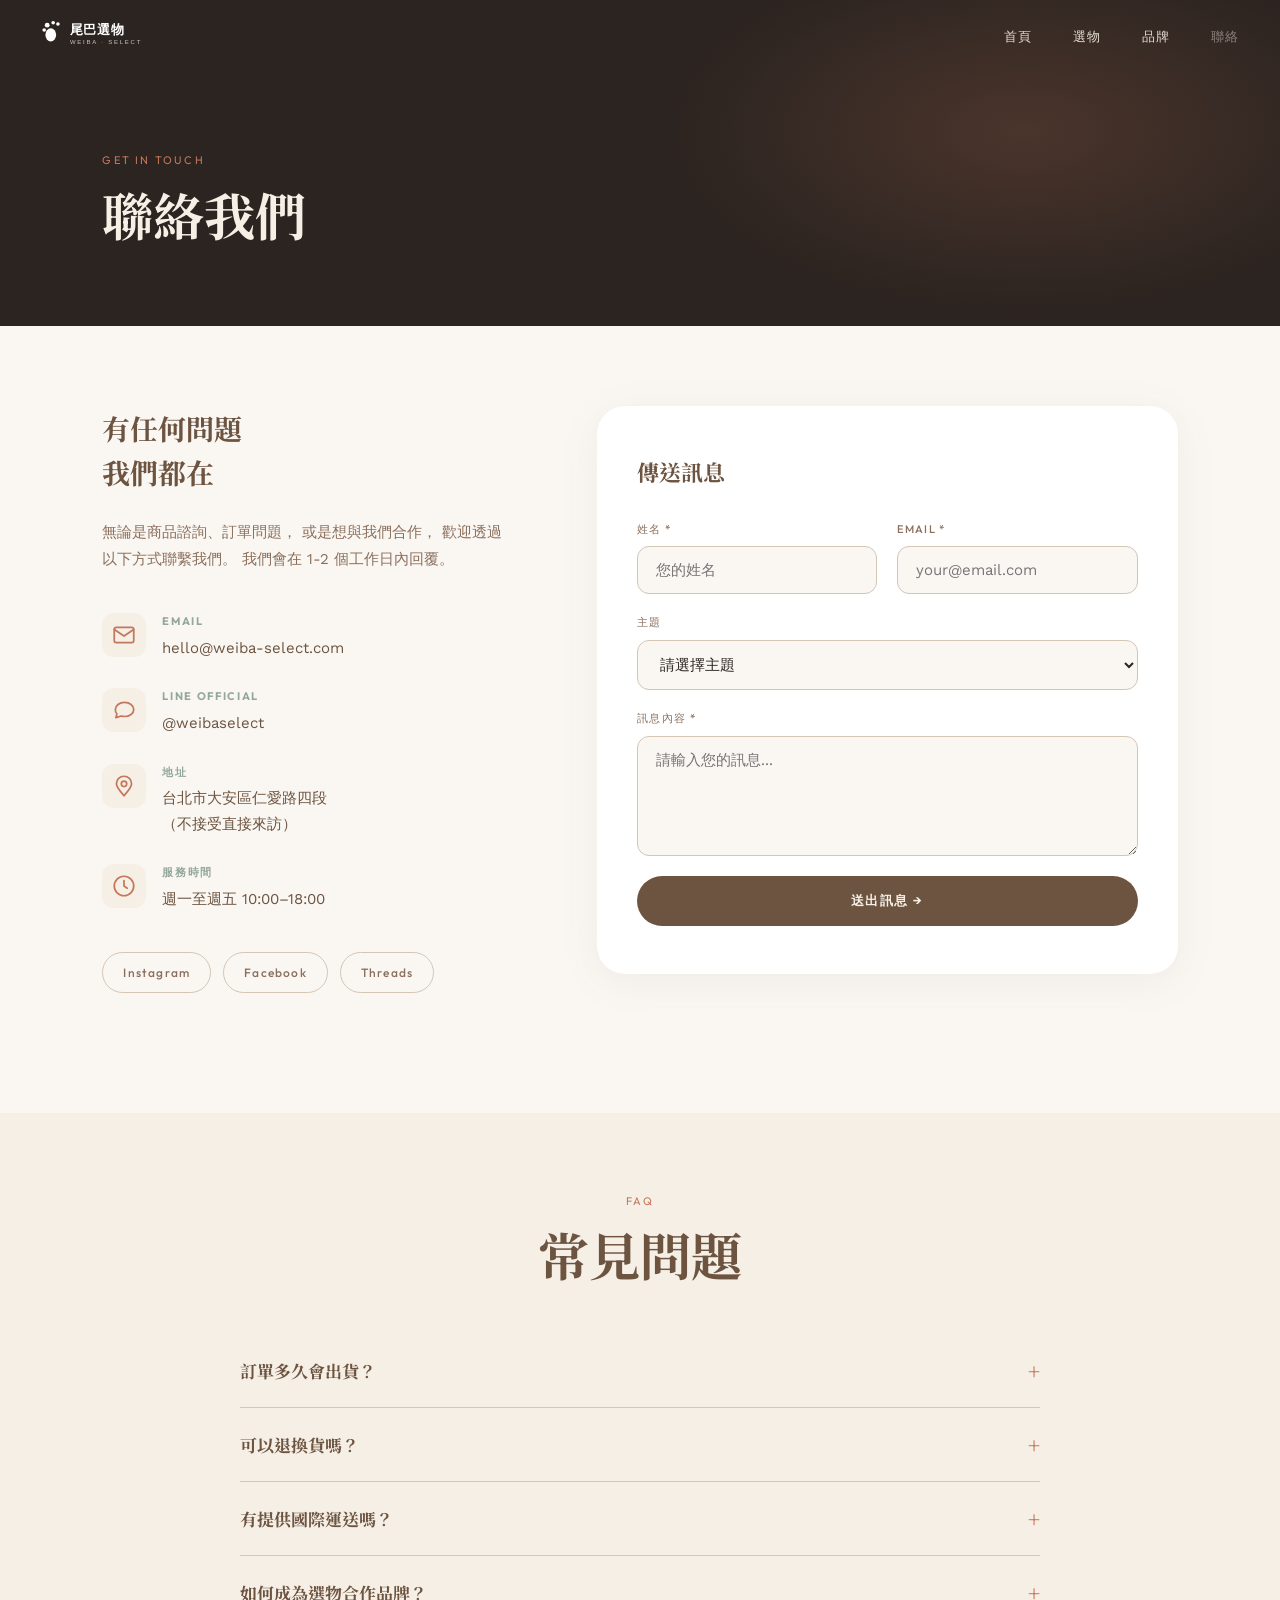
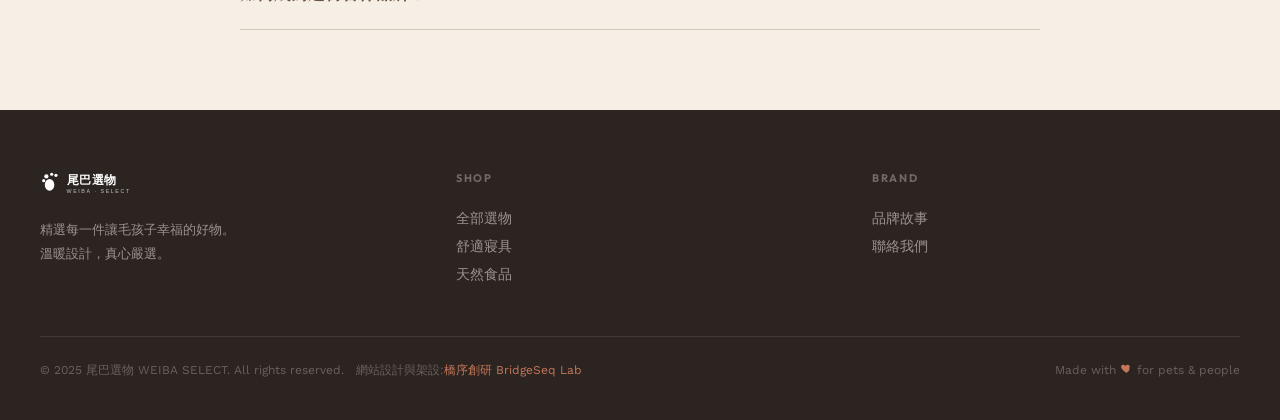
<file: contact.html>
<!DOCTYPE html>
<html lang="zh-TW">
<head>
  <meta charset="UTF-8"/>
  <meta name="viewport" content="width=device-width, initial-scale=1.0"/>
  <title>聯絡我們 — 尾巴選物 WEIBA SELECT</title>
  <meta name="description" content="有任何問題或合作提案，歡迎聯絡尾巴選物。"/>
  <link rel="icon" href="logos/weiba-petshop-logo.png"/>
  <link rel="preconnect" href="https://fonts.googleapis.com"/>
  <link rel="preconnect" href="https://fonts.gstatic.com" crossorigin/>
  <link href="https://fonts.googleapis.com/css2?family=Noto+Serif+TC:wght@400;700&family=Outfit:wght@300;400;500;600&family=Work+Sans:wght@300;400;500&display=swap" rel="stylesheet"/>
  <link rel="stylesheet" href="css/design.css"/>
  <style>
    .contact-hero {
      padding: calc(var(--nav-h) + 80px) 8vw 80px;
      background: var(--c-charcoal);
      position: relative;
      overflow: hidden;
    }
    .contact-hero::before {
      content: '';
      position: absolute;
      top: -20%; right: -10%;
      width: 60%; height: 120%;
      background: radial-gradient(ellipse, rgba(196,119,90,0.2) 0%, transparent 65%);
      pointer-events: none;
    }
    .contact-hero-inner { max-width: 1280px; margin: 0 auto; position: relative; }
    .contact-hero .section-title { color: var(--c-beige); margin-bottom: 0; }
    .contact-hero .section-label { color: var(--c-terra); }

    /* ── CONTACT LAYOUT ── */
    #contact-main {
      max-width: 1280px;
      margin: 0 auto;
      padding: 80px 8vw 120px;
      display: grid;
      grid-template-columns: 1fr 1.4fr;
      gap: 80px;
      align-items: start;
    }

    /* Info column */
    .contact-info h2 {
      font-family: var(--ff-cn);
      font-size: 28px;
      font-weight: 700;
      color: var(--c-brown);
      margin-bottom: 24px;
    }
    .contact-info p {
      font-size: 15px;
      color: var(--c-warm);
      line-height: 1.8;
      margin-bottom: 40px;
    }
    .contact-item {
      display: flex;
      gap: 16px;
      align-items: flex-start;
      margin-bottom: 28px;
    }
    .contact-icon {
      width: 44px;
      height: 44px;
      background: var(--c-beige);
      border-radius: 12px;
      display: flex;
      align-items: center;
      justify-content: center;
      font-size: 18px;
      flex-shrink: 0;
    }
    .contact-item-text strong {
      display: block;
      font-family: var(--ff-en);
      font-size: 11px;
      letter-spacing: 0.15em;
      text-transform: uppercase;
      color: var(--c-sage);
      margin-bottom: 4px;
    }
    .contact-item-text span {
      font-size: 15px;
      color: var(--c-brown);
    }
    .social-links {
      display: flex;
      gap: 12px;
      margin-top: 40px;
    }
    .social-btn {
      padding: 10px 20px;
      border: 1.5px solid var(--c-light);
      border-radius: 24px;
      font-family: var(--ff-en);
      font-size: 12px;
      font-weight: 500;
      letter-spacing: 0.1em;
      color: var(--c-warm);
      transition: all 0.2s;
    }
    .social-btn:hover {
      background: var(--c-brown);
      border-color: var(--c-brown);
      color: white;
    }

    /* Form column */
    .contact-form-wrap {
      background: white;
      border-radius: 28px;
      padding: 48px 40px;
      box-shadow: 0 8px 40px rgba(109,84,65,0.08);
    }
    .contact-form-wrap h3 {
      font-family: var(--ff-cn);
      font-size: 22px;
      font-weight: 700;
      color: var(--c-brown);
      margin-bottom: 32px;
    }
    .form-row {
      display: grid;
      grid-template-columns: 1fr 1fr;
      gap: 20px;
      margin-bottom: 20px;
    }
    .form-group {
      display: flex;
      flex-direction: column;
      gap: 8px;
      margin-bottom: 20px;
    }
    .form-row .form-group { margin-bottom: 0; }
    label {
      font-family: var(--ff-en);
      font-size: 11px;
      letter-spacing: 0.12em;
      text-transform: uppercase;
      color: var(--c-warm);
      font-weight: 500;
    }
    input, textarea, select {
      padding: 14px 18px;
      border: 1.5px solid var(--c-light);
      border-radius: 12px;
      font-family: var(--ff-body);
      font-size: 15px;
      color: var(--c-charcoal);
      background: var(--c-cream);
      transition: border-color 0.2s, box-shadow 0.2s;
      outline: none;
      width: 100%;
    }
    input:focus, textarea:focus, select:focus {
      border-color: var(--c-terra);
      box-shadow: 0 0 0 3px rgba(196,119,90,0.12);
    }
    textarea { resize: vertical; min-height: 120px; }
    .form-submit {
      margin-top: 8px;
    }
    .form-submit .btn-primary { width: 100%; justify-content: center; }

    .success-msg {
      display: none;
      background: rgba(148,168,154,0.15);
      border: 1.5px solid var(--c-sage);
      border-radius: 12px;
      padding: 16px 20px;
      font-size: 14px;
      color: #5A7A62;
      margin-top: 16px;
      text-align: center;
    }

    /* FAQ */
    #faq {
      background: var(--c-beige);
      padding: 80px 8vw;
    }
    .faq-inner {
      max-width: 800px;
      margin: 0 auto;
    }
    .faq-header { text-align: center; margin-bottom: 48px; }
    .faq-item {
      border-bottom: 1px solid var(--c-light);
    }
    .faq-q {
      width: 100%;
      background: none;
      border: none;
      padding: 22px 0;
      font-family: var(--ff-cn);
      font-size: 17px;
      font-weight: 700;
      color: var(--c-brown);
      cursor: pointer;
      display: flex;
      justify-content: space-between;
      align-items: center;
      text-align: left;
    }
    .faq-q .arrow {
      font-size: 20px;
      color: var(--c-terra);
      transition: transform 0.3s;
      flex-shrink: 0;
    }
    .faq-item.open .faq-q .arrow { transform: rotate(45deg); }
    .faq-a {
      font-size: 14px;
      color: var(--c-warm);
      line-height: 1.9;
      max-height: 0;
      overflow: hidden;
      transition: max-height 0.4s ease, padding 0.4s ease;
    }
    .faq-item.open .faq-a {
      max-height: 300px;
      padding-bottom: 20px;
    }

    @media (max-width: 900px) {
      #contact-main { grid-template-columns: 1fr; gap: 48px; }
      .form-row { grid-template-columns: 1fr; }
    }
    @media (max-width: 600px) {
      .contact-form-wrap { padding: 32px 24px; }
    }
  </style>
</head>
<body>

<nav class="site-nav" role="navigation">
  <div class="nav-inner">
    <a href="index.html" class="nav-logo">
      <img src="logos/weiba-petshop-logo-white.svg" alt="尾巴選物"/>
    </a>
    <ul class="nav-links" role="list">
      <li><a href="index.html"    class="nav-link">首頁</a></li>
      <li><a href="products.html" class="nav-link">選物</a></li>
      <li><a href="about.html"    class="nav-link">品牌</a></li>
      <li><a href="contact.html"  class="nav-link">聯絡</a></li>
    </ul>
    <button class="nav-hamburger" aria-label="選單">
      <span></span><span></span><span></span>
    </button>
  </div>
</nav>

<!-- Hero -->
<header class="contact-hero">
  <div class="contact-hero-inner">
    <p class="section-label">Get in Touch</p>
    <h1 class="section-title">聯絡我們</h1>
  </div>
</header>

<!-- Contact -->
<main id="contact-main">
  <div class="contact-info reveal">
    <h2>有任何問題<br/>我們都在</h2>
    <p>
      無論是商品諮詢、訂單問題，
      或是想與我們合作，
      歡迎透過以下方式聯繫我們。
      我們會在 1-2 個工作日內回覆。
    </p>

    <div class="contact-item">
      <div class="contact-icon"><svg width="26" height="26" viewBox="0 0 24 24" fill="none" stroke="#C4775A" stroke-width="1.6" stroke-linecap="round" stroke-linejoin="round" aria-hidden="true"><rect x="3" y="5" width="18" height="14" rx="2"/><path d="m3 7 9 6 9-6"/></svg></div>
      <div class="contact-item-text">
        <strong>Email</strong>
        <span>hello@weiba-select.com</span>
      </div>
    </div>
    <div class="contact-item">
      <div class="contact-icon"><svg width="26" height="26" viewBox="0 0 24 24" fill="none" stroke="#C4775A" stroke-width="1.6" stroke-linecap="round" stroke-linejoin="round" aria-hidden="true"><path d="M21 11.5c0 3.6-3.8 6.5-8.5 6.5a10 10 0 0 1-3-.5L4.5 19l1-3.3A6 6 0 0 1 4 11.5C4 7.9 7.8 5 12.5 5S21 7.9 21 11.5Z"/></svg></div>
      <div class="contact-item-text">
        <strong>Line Official</strong>
        <span>@weibaselect</span>
      </div>
    </div>
    <div class="contact-item">
      <div class="contact-icon"><svg width="26" height="26" viewBox="0 0 24 24" fill="none" stroke="#C4775A" stroke-width="1.6" stroke-linecap="round" stroke-linejoin="round" aria-hidden="true"><path d="M12 21c4-4.5 7-7.8 7-11a7 7 0 1 0-14 0c0 3.2 3 6.5 7 11Z"/><circle cx="12" cy="10" r="2.5"/></svg></div>
      <div class="contact-item-text">
        <strong>地址</strong>
        <span>台北市大安區仁愛路四段<br/>（不接受直接來訪）</span>
      </div>
    </div>
    <div class="contact-item">
      <div class="contact-icon"><svg width="26" height="26" viewBox="0 0 24 24" fill="none" stroke="#C4775A" stroke-width="1.6" stroke-linecap="round" stroke-linejoin="round" aria-hidden="true"><circle cx="12" cy="12" r="9"/><path d="M12 7v5l3 2"/></svg></div>
      <div class="contact-item-text">
        <strong>服務時間</strong>
        <span>週一至週五 10:00–18:00</span>
      </div>
    </div>

    <div class="social-links">
      <a href="#" class="social-btn">Instagram</a>
      <a href="#" class="social-btn">Facebook</a>
      <a href="#" class="social-btn">Threads</a>
    </div>
  </div>

  <div class="contact-form-wrap reveal reveal-delay-1">
    <h3>傳送訊息</h3>
    <form id="contact-form" novalidate>
      <div class="form-row">
        <div class="form-group">
          <label for="name">姓名 *</label>
          <input type="text" id="name" name="name" placeholder="您的姓名" required/>
        </div>
        <div class="form-group">
          <label for="email">Email *</label>
          <input type="email" id="email" name="email" placeholder="your@email.com" required/>
        </div>
      </div>
      <div class="form-group">
        <label for="subject">主題</label>
        <select id="subject" name="subject">
          <option value="">請選擇主題</option>
          <option value="order">訂單查詢</option>
          <option value="product">商品問題</option>
          <option value="collab">品牌合作</option>
          <option value="media">媒體採訪</option>
          <option value="other">其他</option>
        </select>
      </div>
      <div class="form-group">
        <label for="message">訊息內容 *</label>
        <textarea id="message" name="message" placeholder="請輸入您的訊息..." required></textarea>
      </div>
      <div class="form-submit">
        <button type="submit" class="btn-primary">送出訊息 →</button>
      </div>
      <div class="success-msg" id="success-msg">
        <svg viewBox="0 0 24 24" width="16" height="16" style="display:inline-block;vertical-align:-3px;fill:none;stroke:currentColor;stroke-width:2.4;stroke-linecap:round;stroke-linejoin:round;" aria-hidden="true"><path d="m5 12 4 4 10-10"/></svg> 感謝您的訊息！我們將在 1-2 個工作日內回覆您。
      </div>
    </form>
  </div>
</main>

<!-- FAQ -->
<section id="faq">
  <div class="faq-inner">
    <div class="faq-header">
      <p class="section-label reveal">FAQ</p>
      <h2 class="section-title reveal reveal-delay-1">常見問題</h2>
    </div>

    <div class="faq-item reveal">
      <button class="faq-q">
        訂單多久會出貨？
        <span class="arrow">+</span>
      </button>
      <div class="faq-a">
        一般訂單在確認付款後 1-2 個工作日出貨，部分熱門商品或預購商品的出貨時間可能較長，
        會在商品頁面標示清楚。
      </div>
    </div>

    <div class="faq-item reveal">
      <button class="faq-q">
        可以退換貨嗎？
        <span class="arrow">+</span>
      </button>
      <div class="faq-a">
        收到商品後 7 天內，若有品質問題或缺漏可申請退換貨。
        食品類（零食、主食）因衛生考量，一經拆封無法退換。
      </div>
    </div>

    <div class="faq-item reveal">
      <button class="faq-q">
        有提供國際運送嗎？
        <span class="arrow">+</span>
      </button>
      <div class="faq-a">
        目前提供台灣本島、離島運送。海外配送（香港、澳門、新加坡）正在規劃中，
        如有需求可聯絡我們詢問。
      </div>
    </div>

    <div class="faq-item reveal">
      <button class="faq-q">
        如何成為選物合作品牌？
        <span class="arrow">+</span>
      </button>
      <div class="faq-a">
        歡迎透過聯絡表單提交品牌合作提案，請附上品牌介紹與商品資訊。
        我們重視商品安全性與設計質感，每季會審核約 20-30 個合作提案。
      </div>
    </div>

  </div>
</section>

<footer class="site-footer">
  <div class="footer-inner">
    <div class="footer-brand">
      <img src="logos/weiba-petshop-logo-white.svg" alt="尾巴選物"/>
      <p>精選每一件讓毛孩子幸福的好物。<br/>溫暖設計，真心嚴選。</p>
    </div>
    <div class="footer-col">
      <h4>Shop</h4>
      <a href="products.html">全部選物</a>
      <a href="products.html?cat=comfort">舒適寢具</a>
      <a href="products.html?cat=nutrition">天然食品</a>
    </div>
    <div class="footer-col">
      <h4>Brand</h4>
      <a href="about.html">品牌故事</a>
      <a href="contact.html">聯絡我們</a>
    </div>
  </div>
  <div class="footer-bottom">
    <span>© 2025 尾巴選物 WEIBA SELECT. All rights reserved.　網站設計與架設:<a href="https://bridgeseqlab.com" target="_blank" rel="noopener" style="color:#C4775A;">橋序創研 BridgeSeq Lab</a></span>
    <span>Made with <svg viewBox="0 0 24 24" width="13" height="13" style="display:inline-block;vertical-align:-1px;fill:#C4775A;" aria-hidden="true"><path d="M12 20s-7-4.4-9.3-8.6C1.2 8.3 2.6 5 6 5c2 0 3.2 1.3 4 2.5C10.8 6.3 12 5 14 5c3.4 0 4.8 3.3 3.3 6.4C19 15.6 12 20 12 20Z"/></svg> for pets & people</span>
  </div>
</footer>

<script src="js/main.js"></script>
<script>
// FAQ accordion
document.querySelectorAll('.faq-q').forEach(btn => {
  btn.addEventListener('click', () => {
    const item = btn.parentElement;
    const wasOpen = item.classList.contains('open');
    document.querySelectorAll('.faq-item').forEach(i => i.classList.remove('open'));
    if (!wasOpen) item.classList.add('open');
  });
});

// Form submit (demo)
document.getElementById('contact-form')?.addEventListener('submit', (e) => {
  e.preventDefault();
  const msg = document.getElementById('success-msg');
  if (msg) {
    msg.style.display = 'block';
    e.target.querySelector('button[type="submit"]').textContent = '已送出';
    e.target.querySelector('button[type="submit"]').style.background = 'var(--c-sage)';
  }
});
</script>
</body>
</html>
</file>
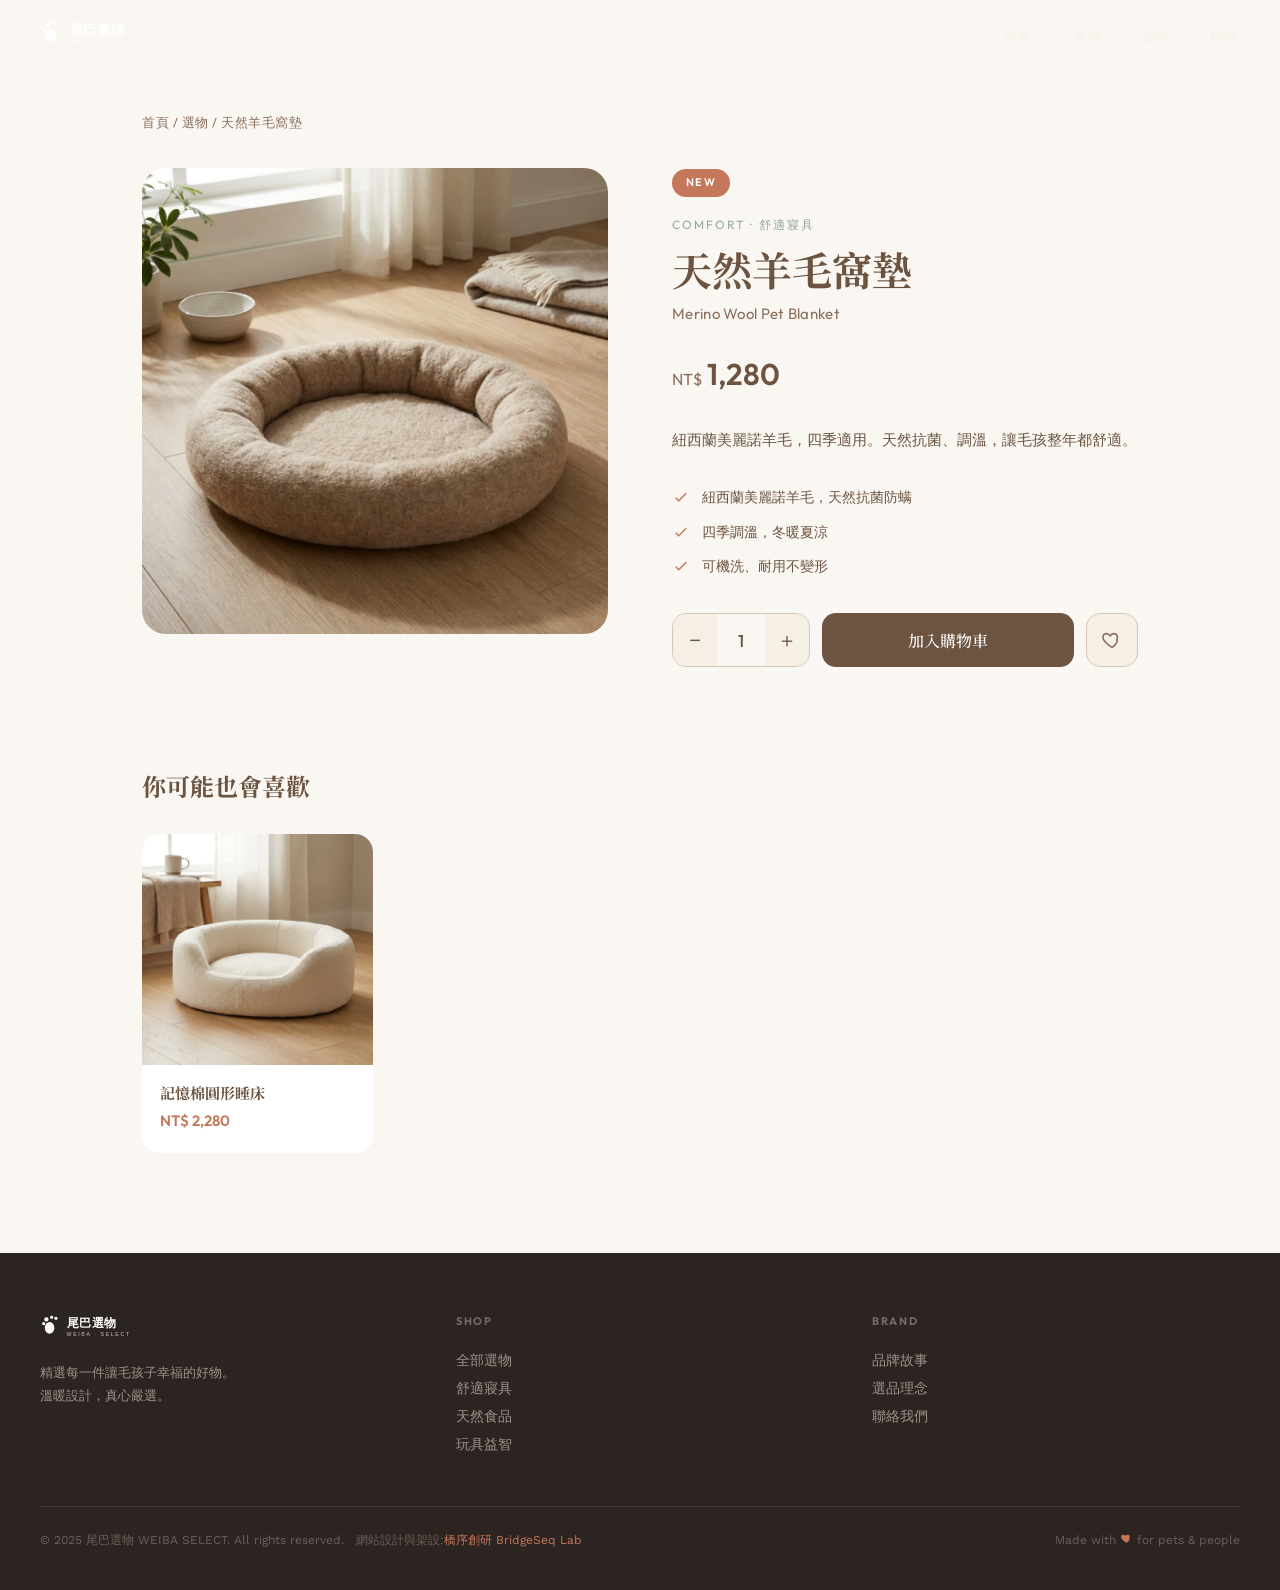
<file: product.html>
<!DOCTYPE html>
<html lang="zh-TW">
<head>
  <meta charset="UTF-8"/>
  <meta name="viewport" content="width=device-width, initial-scale=1.0"/>
  <title>商品詳情 — 尾巴選物 WEIBA SELECT</title>
  <meta name="description" content="尾巴選物精選好物商品詳情。溫暖設計，真心嚴選。"/>
  <link rel="icon" href="logos/weiba-petshop-logo.png"/>
  <link rel="preconnect" href="https://fonts.googleapis.com"/>
  <link rel="preconnect" href="https://fonts.gstatic.com" crossorigin/>
  <link href="https://fonts.googleapis.com/css2?family=Noto+Serif+TC:wght@400;700&family=Outfit:wght@300;400;500;600&family=Work+Sans:wght@300;400;500&display=swap" rel="stylesheet"/>
  <link rel="stylesheet" href="css/design.css"/>
  <style>
    .pd-wrap { max-width: 1200px; margin: 0 auto; padding: calc(var(--nav-h) + 40px) 8vw 100px; }
    .pd-crumb { font-family: var(--ff-en); font-size: 12.5px; color: var(--c-warm); margin-bottom: 36px; letter-spacing: 0.04em; }
    .pd-crumb a { color: var(--c-warm); text-decoration: none; }
    .pd-crumb a:hover { color: var(--c-terra); }
    .pd-main { display: grid; grid-template-columns: 1fr 1fr; gap: 64px; align-items: start; }
    .pd-gallery { border-radius: 24px; overflow: hidden; background: var(--c-cream); aspect-ratio: 1; position: sticky; top: calc(var(--nav-h) + 24px); }
    .pd-gallery img { width: 100%; height: 100%; object-fit: cover; }
    .pd-badge { display: inline-block; background: var(--c-terra); color: #fff; font-family: var(--ff-en); font-size: 11px; font-weight: 600; letter-spacing: 0.12em; text-transform: uppercase; padding: 5px 14px; border-radius: 20px; margin-bottom: 18px; }
    .pd-cat { font-family: var(--ff-en); font-size: 12px; letter-spacing: 0.16em; text-transform: uppercase; color: var(--c-sage); margin-bottom: 10px; }
    .pd-name { font-family: var(--ff-cn); font-size: clamp(28px, 4vw, 40px); font-weight: 700; color: var(--c-brown); line-height: 1.25; margin-bottom: 8px; }
    .pd-en { font-family: var(--ff-en); font-size: 15px; color: var(--c-warm); margin-bottom: 24px; letter-spacing: 0.02em; }
    .pd-price { font-family: var(--ff-en); font-size: 30px; font-weight: 600; color: var(--c-brown); margin-bottom: 28px; }
    .pd-price sub { font-size: 16px; font-weight: 400; color: var(--c-warm); vertical-align: baseline; margin-right: 5px; }
    .pd-desc { font-size: 15px; line-height: 1.9; color: var(--c-brown); margin-bottom: 32px; }
    .pd-feats { list-style: none; padding: 0; margin: 0 0 36px; display: grid; gap: 12px; }
    .pd-feats li { display: flex; align-items: flex-start; gap: 12px; font-size: 14px; color: var(--c-brown); line-height: 1.6; }
    .pd-feats svg { width: 18px; height: 18px; flex-shrink: 0; margin-top: 2px; fill: none; stroke: var(--c-terra); stroke-width: 2; }
    .pd-actions { display: flex; gap: 12px; align-items: stretch; }
    .pd-qty { display: inline-flex; align-items: center; border: 1.5px solid var(--c-light); border-radius: 14px; overflow: hidden; }
    .pd-qty button { width: 44px; height: 52px; border: none; background: var(--c-beige); font-size: 20px; color: var(--c-brown); cursor: pointer; transition: background 0.2s; }
    .pd-qty button:hover { background: var(--c-light); }
    .pd-qty span { width: 48px; text-align: center; font-family: var(--ff-en); font-size: 17px; font-weight: 500; color: var(--c-brown); }
    .pd-addcart { flex: 1; background: var(--c-brown); color: #fff; border: none; border-radius: 14px; font-family: var(--ff-cn); font-size: 16px; font-weight: 500; cursor: pointer; transition: background 0.25s, transform 0.2s; display: inline-flex; align-items: center; justify-content: center; gap: 8px; }
    .pd-addcart:hover { background: var(--c-terra); transform: translateY(-1px); }
    .pd-addcart.added { background: var(--c-sage); }
    .pd-wish2 { width: 52px; border: 1.5px solid var(--c-light); border-radius: 14px; background: var(--c-beige); cursor: pointer; display: inline-flex; align-items: center; justify-content: center; transition: background 0.2s; }
    .pd-wish2 svg { width: 22px; height: 22px; fill: none; stroke: var(--c-warm); stroke-width: 1.8; transition: fill 0.2s, stroke 0.2s; }
    .pd-wish2.active svg { fill: var(--c-terra); stroke: var(--c-terra); }
    .pd-wish2.active { background: rgba(196,119,90,0.12); }
    /* 相關推薦 */
    .pd-related { margin-top: 100px; }
    .pd-related h2 { font-family: var(--ff-cn); font-size: 24px; font-weight: 700; color: var(--c-brown); margin-bottom: 28px; }
    .pd-rel-grid { display: grid; grid-template-columns: repeat(auto-fill, minmax(220px, 1fr)); gap: 24px; }
    .pd-rel-card { text-decoration: none; background: #fff; border-radius: 18px; overflow: hidden; transition: transform 0.3s, box-shadow 0.3s; display: block; }
    .pd-rel-card:hover { transform: translateY(-6px); box-shadow: 0 20px 48px rgba(109,84,65,0.14); }
    .pd-rel-card .img { aspect-ratio: 1; overflow: hidden; background: var(--c-cream); }
    .pd-rel-card .img img { width: 100%; height: 100%; object-fit: cover; transition: transform 0.5s; }
    .pd-rel-card:hover .img img { transform: scale(1.06); }
    .pd-rel-card .info { padding: 16px 18px 20px; }
    .pd-rel-card .name { font-family: var(--ff-cn); font-size: 15px; font-weight: 700; color: var(--c-brown); margin-bottom: 4px; }
    .pd-rel-card .price { font-family: var(--ff-en); font-size: 15px; color: var(--c-terra); font-weight: 600; }
    @media (max-width: 820px) {
      .pd-main { grid-template-columns: 1fr; gap: 36px; }
      .pd-gallery { position: relative; top: 0; }
    }
  </style>
</head>
<body>

<nav class="site-nav" role="navigation">
  <div class="nav-inner">
    <a href="index.html" class="nav-logo">
      <img src="logos/weiba-petshop-logo-white.svg" alt="尾巴選物"/>
    </a>
    <ul class="nav-links" role="list">
      <li><a href="index.html"    class="nav-link">首頁</a></li>
      <li><a href="products.html" class="nav-link">選物</a></li>
      <li><a href="about.html"    class="nav-link">品牌</a></li>
      <li><a href="contact.html"  class="nav-link">聯絡</a></li>
    </ul>
    <button class="nav-hamburger" aria-label="選單">
      <span></span><span></span><span></span>
    </button>
  </div>
</nav>

<main class="pd-wrap">
  <p class="pd-crumb"><a href="index.html">首頁</a> / <a href="products.html">選物</a> / <span id="pd-crumb-name">商品</span></p>
  <div class="pd-main">
    <div class="pd-gallery">
      <img id="pd-img" src="" alt=""/>
    </div>
    <div class="pd-detail">
      <span class="pd-badge" id="pd-badge" hidden></span>
      <p class="pd-cat" id="pd-cat"></p>
      <h1 class="pd-name" id="pd-name"></h1>
      <p class="pd-en" id="pd-en"></p>
      <p class="pd-price"><sub>NT$</sub><span id="pd-price"></span></p>
      <p class="pd-desc" id="pd-desc"></p>
      <ul class="pd-feats" id="pd-feats"></ul>
      <div class="pd-actions">
        <div class="pd-qty">
          <button type="button" id="qty-minus" aria-label="減少">−</button>
          <span id="qty-val">1</span>
          <button type="button" id="qty-plus" aria-label="增加">＋</button>
        </div>
        <button class="pd-addcart" id="pd-addcart">加入購物車</button>
        <button class="pd-wish2" id="pd-wish" aria-label="收藏">
          <svg viewBox="0 0 24 24" aria-hidden="true"><path d="M12 20s-7-4.4-9.3-8.6C1.2 8.3 2.6 5 6 5c2 0 3.2 1.3 4 2.5C10.8 6.3 12 5 14 5c3.4 0 4.8 3.3 3.3 6.4C19 15.6 12 20 12 20Z"/></svg>
        </button>
      </div>
    </div>
  </div>

  <section class="pd-related">
    <h2>你可能也會喜歡</h2>
    <div class="pd-rel-grid" id="pd-related"></div>
  </section>
</main>

<footer class="site-footer">
  <div class="footer-inner">
    <div class="footer-brand">
      <img src="logos/weiba-petshop-logo-white.svg" alt="尾巴選物"/>
      <p>精選每一件讓毛孩子幸福的好物。<br/>溫暖設計，真心嚴選。</p>
    </div>
    <div class="footer-col">
      <h4>Shop</h4>
      <a href="products.html">全部選物</a>
      <a href="products.html?cat=comfort">舒適寢具</a>
      <a href="products.html?cat=nutrition">天然食品</a>
      <a href="products.html?cat=play">玩具益智</a>
    </div>
    <div class="footer-col">
      <h4>Brand</h4>
      <a href="about.html">品牌故事</a>
      <a href="about.html#values">選品理念</a>
      <a href="contact.html">聯絡我們</a>
    </div>
  </div>
  <div class="footer-bottom">
    <span>© 2025 尾巴選物 WEIBA SELECT. All rights reserved.　網站設計與架設:<a href="https://bridgeseqlab.com" target="_blank" rel="noopener" style="color:#C4775A;">橋序創研 BridgeSeq Lab</a></span>
    <span>Made with <svg viewBox="0 0 24 24" width="13" height="13" style="display:inline-block;vertical-align:-1px;fill:#C4775A;" aria-hidden="true"><path d="M12 20s-7-4.4-9.3-8.6C1.2 8.3 2.6 5 6 5c2 0 3.2 1.3 4 2.5C10.8 6.3 12 5 14 5c3.4 0 4.8 3.3 3.3 6.4C19 15.6 12 20 12 20Z"/></svg> for pets & people</span>
  </div>
</footer>

<script src="js/products-data.js"></script>
<script>
(function(){
  const params = new URLSearchParams(location.search);
  const id = parseInt(params.get('id'), 10) || 1;
  const p = (window.WEIBA_PRODUCTS || []).find(x => x.id === id) || (window.WEIBA_PRODUCTS||[])[0];
  if (!p) return;

  // 填入商品資料
  document.title = p.cn + ' — 尾巴選物';
  document.getElementById('pd-crumb-name').textContent = p.cn;
  const img = document.getElementById('pd-img'); img.src = p.img; img.alt = p.cn;
  const badge = document.getElementById('pd-badge');
  if (p.badge) { badge.textContent = p.badge; badge.hidden = false; }
  document.getElementById('pd-cat').textContent = p.catLabel || '';
  document.getElementById('pd-name').textContent = p.cn;
  document.getElementById('pd-en').textContent = p.en;
  document.getElementById('pd-price').textContent = p.price;
  document.getElementById('pd-desc').textContent = p.desc;

  // 賣點(由描述拆 + 通用)
  const feats = p.feats || ['嚴選材質，安心耐用', '溫暖設計，貼近毛孩需求', '快速到貨，售後支援'];
  const check = '<svg viewBox="0 0 24 24" aria-hidden="true"><path d="M5 13l4 4L19 7"/></svg>';
  document.getElementById('pd-feats').innerHTML = feats.map(f => `<li>${check}<span>${f}</span></li>`).join('');

  // 數量
  let qty = 1;
  const qv = document.getElementById('qty-val');
  document.getElementById('qty-minus').onclick = () => { if (qty>1){ qty--; qv.textContent = qty; } };
  document.getElementById('qty-plus').onclick = () => { qty++; qv.textContent = qty; };

  // 加入購物車
  const addBtn = document.getElementById('pd-addcart');
  addBtn.onclick = () => {
    addBtn.textContent = `已加入 ${qty} 件 ✓`;
    addBtn.classList.add('added');
    setTimeout(() => { addBtn.textContent = '加入購物車'; addBtn.classList.remove('added'); }, 1800);
  };

  // 收藏
  const wish = document.getElementById('pd-wish');
  wish.onclick = () => wish.classList.toggle('active');

  // 相關推薦(同分類其他商品,最多 4)
  const related = (window.WEIBA_PRODUCTS||[]).filter(x => x.cat === p.cat && x.id !== p.id).slice(0,4);
  const fallback = (window.WEIBA_PRODUCTS||[]).filter(x => x.id !== p.id).slice(0,4);
  const rel = (related.length ? related : fallback);
  document.getElementById('pd-related').innerHTML = rel.map(r => `
    <a class="pd-rel-card" href="product.html?id=${r.id}">
      <div class="img"><img src="${r.img}" alt="${r.cn}"/></div>
      <div class="info"><p class="name">${r.cn}</p><p class="price">NT$ ${r.price}</p></div>
    </a>`).join('');
})();
</script>
</body>
</html>
</file>
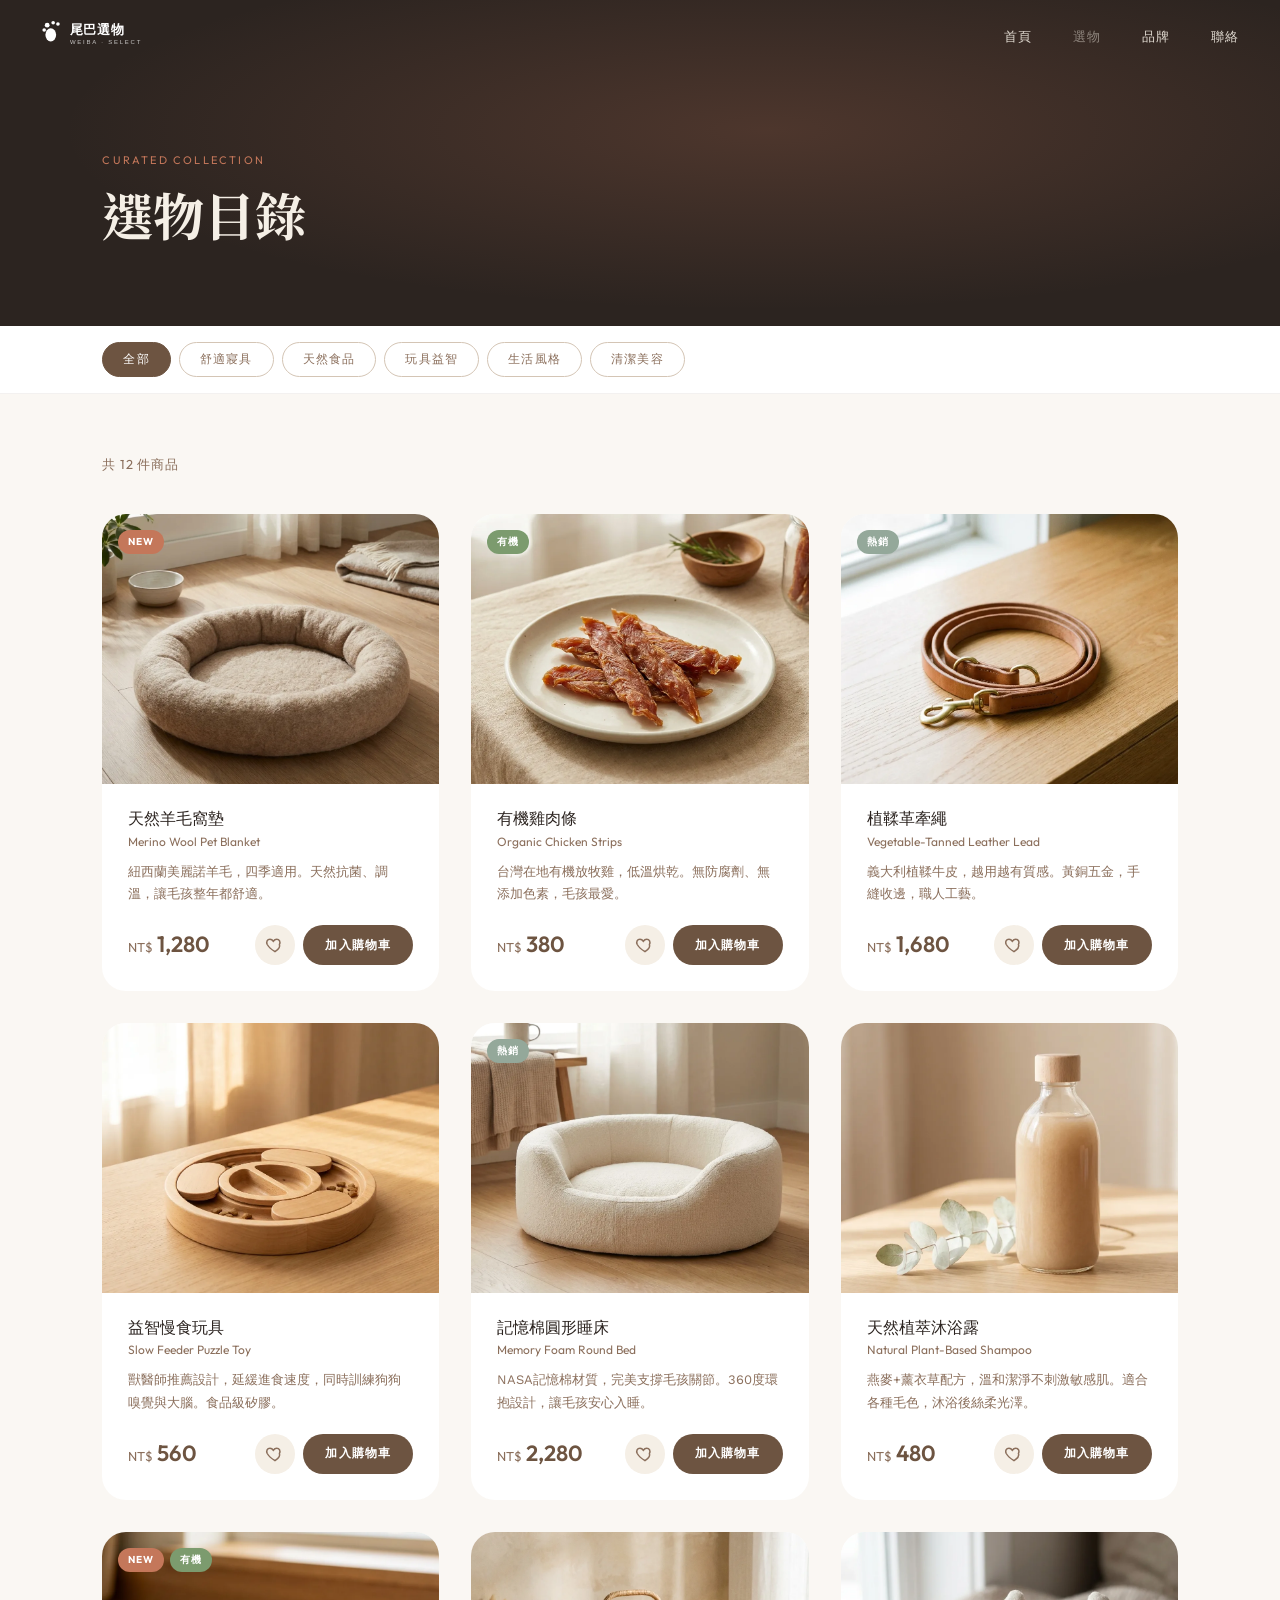
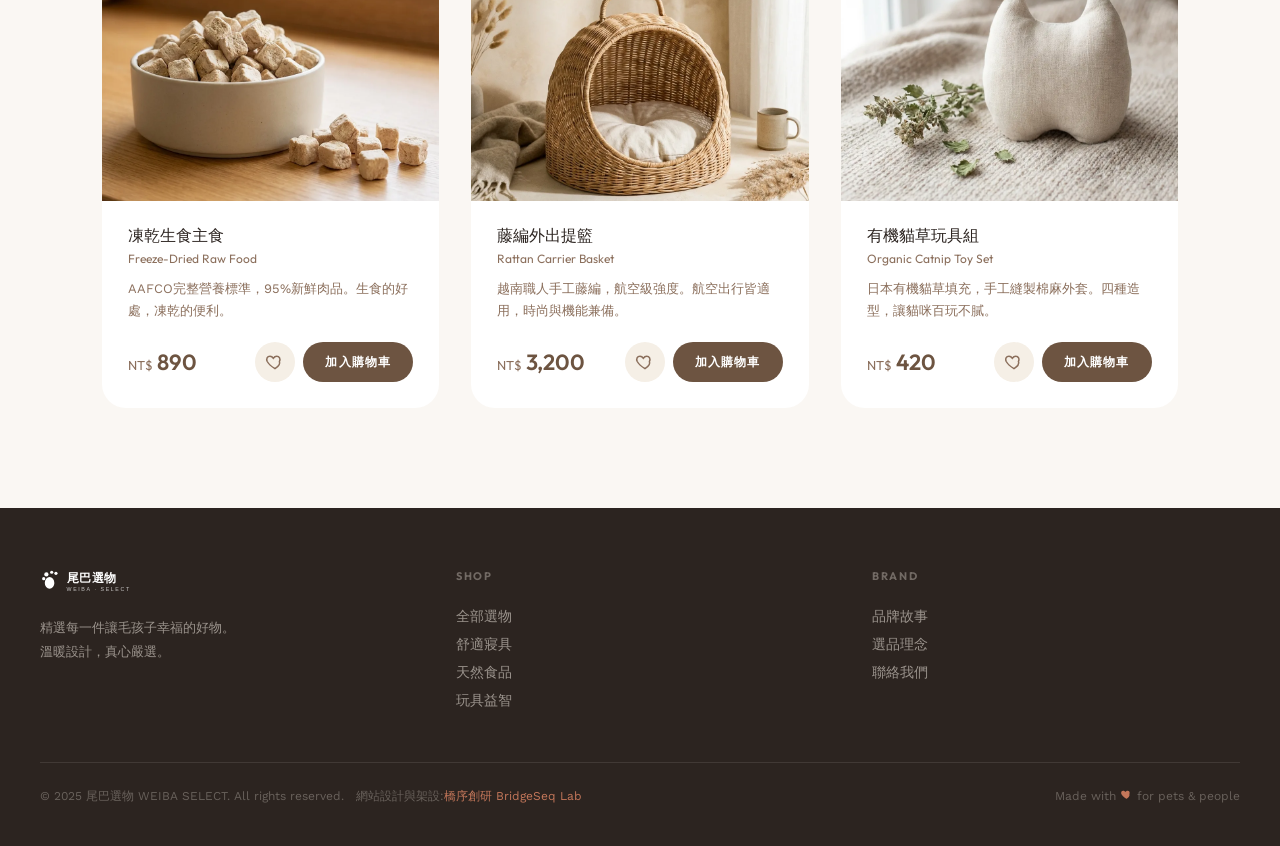
<file: products.html>
<!DOCTYPE html>
<html lang="zh-TW">
<head>
  <meta charset="UTF-8"/>
  <meta name="viewport" content="width=device-width, initial-scale=1.0"/>
  <title>選物 — 尾巴選物 WEIBA SELECT</title>
  <meta name="description" content="精選寵物好物：天然食品、舒適寢具、互動玩具、職人皮革配件"/>
  <link rel="icon" href="logos/weiba-petshop-logo.png"/>
  <link rel="preconnect" href="https://fonts.googleapis.com"/>
  <link rel="preconnect" href="https://fonts.gstatic.com" crossorigin/>
  <link href="https://fonts.googleapis.com/css2?family=Noto+Serif+TC:wght@400;700&family=Outfit:wght@300;400;500;600&family=Work+Sans:wght@300;400;500&display=swap" rel="stylesheet"/>
  <link rel="stylesheet" href="css/design.css"/>
  <style>
    /* ── PAGE HERO ── */
    .page-hero {
      padding: calc(var(--nav-h) + 80px) 8vw 80px;
      background: var(--c-charcoal);
      position: relative;
      overflow: hidden;
    }
    .page-hero::before {
      content: '';
      position: absolute;
      inset: 0;
      background: radial-gradient(ellipse at 60% 40%, rgba(196,119,90,0.22) 0%, transparent 65%);
      pointer-events: none;
    }
    .page-hero-inner { max-width: 1280px; margin: 0 auto; position: relative; }
    .page-hero .section-label { color: var(--c-terra); }
    .page-hero .section-title { color: var(--c-beige); margin-bottom: 0; }

    /* ── FILTER BAR ── */
    #filter-bar {
      background: white;
      border-bottom: 1px solid rgba(109,84,65,0.08);
      position: sticky;
      top: var(--nav-h);
      z-index: 800;
    }
    .filter-inner {
      max-width: 1280px;
      margin: 0 auto;
      padding: 0 8vw;
      display: flex;
      gap: 8px;
      overflow-x: auto;
      scrollbar-width: none;
      padding-top: 16px;
      padding-bottom: 16px;
    }
    .filter-inner::-webkit-scrollbar { display: none; }
    .filter-btn {
      flex-shrink: 0;
      background: transparent;
      border: 1.5px solid var(--c-light);
      border-radius: 24px;
      padding: 8px 20px;
      font-family: var(--ff-en);
      font-size: 12px;
      font-weight: 500;
      letter-spacing: 0.1em;
      text-transform: uppercase;
      color: var(--c-warm);
      cursor: pointer;
      transition: all 0.2s;
    }
    .filter-btn:hover,
    .filter-btn.active {
      background: var(--c-brown);
      border-color: var(--c-brown);
      color: white;
    }

    /* ── PRODUCT CATALOG ── */
    #catalog {
      max-width: 1280px;
      margin: 0 auto;
      padding: 60px 8vw 100px;
    }
    .catalog-meta {
      font-size: 13px;
      color: var(--c-warm);
      margin-bottom: 40px;
      font-family: var(--ff-en);
      letter-spacing: 0.06em;
    }
    .catalog-grid {
      display: grid;
      grid-template-columns: repeat(auto-fill, minmax(300px, 1fr));
      gap: 32px;
    }

    /* Product card (expanded) */
    .cat-card {
      background: white;
      border-radius: 24px;
      overflow: hidden;
      cursor: pointer;
      transition: transform 0.45s cubic-bezier(0.34,1.56,0.64,1),
                  box-shadow 0.45s ease;
    }
    .cat-card:hover {
      transform: translateY(-10px) scale(1.01);
      box-shadow: 0 32px 72px rgba(109,84,65,0.14);
    }
    .cat-img {
      aspect-ratio: 5/4;
      background: var(--c-cream);
      overflow: hidden;
      position: relative;
    }
    .cat-img img {
      width: 100%; height: 100%;
      object-fit: cover;
      transition: transform 0.7s ease;
    }
    .cat-card:hover .cat-img img { transform: scale(1.06); }

    .cat-badges {
      position: absolute;
      top: 16px; left: 16px;
      display: flex; gap: 6px;
    }
    .badge {
      font-family: var(--ff-en);
      font-size: 10px;
      font-weight: 700;
      letter-spacing: 0.1em;
      text-transform: uppercase;
      padding: 4px 10px;
      border-radius: 16px;
    }
    .badge-new     { background: var(--c-terra); color: white; }
    .badge-popular { background: var(--c-sage); color: white; }
    .badge-organic { background: #7C9B6E; color: white; }

    .cat-info { padding: 22px 26px 26px; }
    .cat-row { display: flex; justify-content: space-between; align-items: flex-start; }
    .cat-names { flex: 1; }
    .#at-cn {
      font-family: var(--ff-cn);
      font-size: 18px;
      font-weight: 700;
      color: var(--c-brown);
      margin-bottom: 2px;
    }
    .cat-en {
      font-family: var(--ff-en);
      font-size: 12px;
      color: var(--c-warm);
      margin-bottom: 10px;
    }
    .cat-desc {
      font-size: 13px;
      color: var(--c-warm);
      line-height: 1.7;
      margin-bottom: 20px;
    }
    .cat-footer {
      display: flex;
      justify-content: space-between;
      align-items: center;
    }
    .cat-price {
      font-family: var(--ff-en);
      font-size: 22px;
      font-weight: 600;
      color: var(--c-brown);
    }
    .cat-price sub {
      font-size: 13px;
      font-weight: 400;
      color: var(--c-warm);
      vertical-align: baseline;
      margin-right: 4px;
    }
    .cat-add {
      display: flex;
      gap: 8px;
    }
    .btn-cart {
      background: var(--c-brown);
      color: white;
      border: none;
      border-radius: 24px;
      padding: 10px 22px;
      font-family: var(--ff-en);
      font-size: 12px;
      font-weight: 600;
      letter-spacing: 0.1em;
      cursor: pointer;
      transition: background 0.2s, transform 0.2s;
    }
    .btn-cart:hover { background: var(--c-terra); transform: scale(1.04); }
    .btn-wish {
      width: 40px; height: 40px;
      border-radius: 50%;
      background: var(--c-beige);
      border: none;
      cursor: pointer;
      transition: transform 0.2s, background 0.2s;
      display: inline-flex;
      align-items: center;
      justify-content: center;
      flex-shrink: 0;
    }
    /* 愛心 SVG:未收藏為描邊空心,收藏(active)為填滿紅色 */
    .btn-wish svg {
      width: 20px;
      height: 20px;
      fill: none;
      stroke: var(--c-warm);
      stroke-width: 1.8;
      transition: fill 0.2s, stroke 0.2s, transform 0.2s;
    }
    .btn-wish:hover { transform: scale(1.1); }
    .btn-wish:hover svg { stroke: var(--c-terra); }
    .btn-wish.active svg {
      fill: var(--c-terra);
      stroke: var(--c-terra);
      transform: scale(1.05);
    }
    .btn-wish.active { background: rgba(196,119,90,0.12); }

    @media (max-width: 600px) {
      .catalog-grid { grid-template-columns: 1fr; }
    }
  </style>
</head>
<body>

<nav class="site-nav" role="navigation">
  <div class="nav-inner">
    <a href="index.html" class="nav-logo">
      <img src="logos/weiba-petshop-logo-white.svg" alt="尾巴選物"/>
    </a>
    <ul class="nav-links" role="list">
      <li><a href="index.html"    class="nav-link">首頁</a></li>
      <li><a href="products.html" class="nav-link">選物</a></li>
      <li><a href="about.html"    class="nav-link">品牌</a></li>
      <li><a href="contact.html"  class="nav-link">聯絡</a></li>
    </ul>
    <button class="nav-hamburger" aria-label="選單">
      <span></span><span></span><span></span>
    </button>
  </div>
</nav>

<!-- Page Hero -->
<header class="page-hero">
  <div class="page-hero-inner">
    <p class="section-label">Curated Collection</p>
    <h1 class="section-title">選物目錄</h1>
  </div>
</header>

<!-- Filters -->
<div id="filter-bar" role="navigation" aria-label="商品分類">
  <div class="filter-inner">
    <button class="filter-btn active" data-cat="all">全部</button>
    <button class="filter-btn" data-cat="comfort">舒適寢具</button>
    <button class="filter-btn" data-cat="nutrition">天然食品</button>
    <button class="filter-btn" data-cat="play">玩具益智</button>
    <button class="filter-btn" data-cat="lifestyle">生活風格</button>
    <button class="filter-btn" data-cat="grooming">清潔美容</button>
  </div>
</div>

<!-- Catalog -->
<main id="catalog">
  <p class="catalog-meta">共 12 件商品</p>
  <div class="catalog-grid">

    <article class="cat-card reveal" data-cat="comfort">
      <div class="cat-img">
        <div class="cat-badges"><span class="badge badge-new">New</span></div>
        <img src="images/wool-mat.webp" alt="天然羊毛窩墊"/>
      </div>
      <div class="cat-info">
        <p class="cat-cn">天然羊毛窩墊</p>
        <p class="cat-en">Merino Wool Pet Blanket</p>
        <p class="cat-desc">紐西蘭美麗諾羊毛，四季適用。天然抗菌、調溫，讓毛孩整年都舒適。</p>
        <div class="cat-footer">
          <p class="cat-price"><sub>NT$</sub>1,280</p>
          <div class="cat-add">
            <button class="btn-wish" aria-label="收藏"><svg viewBox="0 0 24 24" aria-hidden="true"><path d="M12 20s-7-4.4-9.3-8.6C1.2 8.3 2.6 5 6 5c2 0 3.2 1.3 4 2.5C10.8 6.3 12 5 14 5c3.4 0 4.8 3.3 3.3 6.4C19 15.6 12 20 12 20Z"/></svg></button>
            <button class="btn-cart">加入購物車</button>
          </div>
        </div>
      </div>
    </article>

    <article class="cat-card reveal reveal-delay-1" data-cat="nutrition">
      <div class="cat-img">
        <div class="cat-badges"><span class="badge badge-organic">有機</span></div>
        <img src="images/chicken.webp" alt="有機雞肉條"/>
      </div>
      <div class="cat-info">
        <p class="cat-cn">有機雞肉條</p>
        <p class="cat-en">Organic Chicken Strips</p>
        <p class="cat-desc">台灣在地有機放牧雞，低溫烘乾。無防腐劑、無添加色素，毛孩最愛。</p>
        <div class="cat-footer">
          <p class="cat-price"><sub>NT$</sub>380</p>
          <div class="cat-add">
            <button class="btn-wish" aria-label="收藏"><svg viewBox="0 0 24 24" aria-hidden="true"><path d="M12 20s-7-4.4-9.3-8.6C1.2 8.3 2.6 5 6 5c2 0 3.2 1.3 4 2.5C10.8 6.3 12 5 14 5c3.4 0 4.8 3.3 3.3 6.4C19 15.6 12 20 12 20Z"/></svg></button>
            <button class="btn-cart">加入購物車</button>
          </div>
        </div>
      </div>
    </article>

    <article class="cat-card reveal reveal-delay-2" data-cat="lifestyle">
      <div class="cat-img">
        <div class="cat-badges"><span class="badge badge-popular">熱銷</span></div>
        <img src="images/leather-leash.webp" alt="植鞣革牽繩"/>
      </div>
      <div class="cat-info">
        <p class="cat-cn">植鞣革牽繩</p>
        <p class="cat-en">Vegetable-Tanned Leather Lead</p>
        <p class="cat-desc">義大利植鞣牛皮，越用越有質感。黃銅五金，手縫收邊，職人工藝。</p>
        <div class="cat-footer">
          <p class="cat-price"><sub>NT$</sub>1,680</p>
          <div class="cat-add">
            <button class="btn-wish" aria-label="收藏"><svg viewBox="0 0 24 24" aria-hidden="true"><path d="M12 20s-7-4.4-9.3-8.6C1.2 8.3 2.6 5 6 5c2 0 3.2 1.3 4 2.5C10.8 6.3 12 5 14 5c3.4 0 4.8 3.3 3.3 6.4C19 15.6 12 20 12 20Z"/></svg></button>
            <button class="btn-cart">加入購物車</button>
          </div>
        </div>
      </div>
    </article>

    <article class="cat-card reveal" data-cat="play">
      <div class="cat-img">
        <img src="images/puzzle-toy.webp" alt="益智慢食玩具"/>
      </div>
      <div class="cat-info">
        <p class="cat-cn">益智慢食玩具</p>
        <p class="cat-en">Slow Feeder Puzzle Toy</p>
        <p class="cat-desc">獸醫師推薦設計，延緩進食速度，同時訓練狗狗嗅覺與大腦。食品級矽膠。</p>
        <div class="cat-footer">
          <p class="cat-price"><sub>NT$</sub>560</p>
          <div class="cat-add">
            <button class="btn-wish" aria-label="收藏"><svg viewBox="0 0 24 24" aria-hidden="true"><path d="M12 20s-7-4.4-9.3-8.6C1.2 8.3 2.6 5 6 5c2 0 3.2 1.3 4 2.5C10.8 6.3 12 5 14 5c3.4 0 4.8 3.3 3.3 6.4C19 15.6 12 20 12 20Z"/></svg></button>
            <button class="btn-cart">加入購物車</button>
          </div>
        </div>
      </div>
    </article>

    <article class="cat-card reveal reveal-delay-1" data-cat="comfort">
      <div class="cat-img">
        <div class="cat-badges"><span class="badge badge-popular">熱銷</span></div>
        <img src="images/bed.webp" alt="記憶棉睡床"/>
      </div>
      <div class="cat-info">
        <p class="cat-cn">記憶棉圓形睡床</p>
        <p class="cat-en">Memory Foam Round Bed</p>
        <p class="cat-desc">NASA記憶棉材質，完美支撐毛孩關節。360度環抱設計，讓毛孩安心入睡。</p>
        <div class="cat-footer">
          <p class="cat-price"><sub>NT$</sub>2,280</p>
          <div class="cat-add">
            <button class="btn-wish" aria-label="收藏"><svg viewBox="0 0 24 24" aria-hidden="true"><path d="M12 20s-7-4.4-9.3-8.6C1.2 8.3 2.6 5 6 5c2 0 3.2 1.3 4 2.5C10.8 6.3 12 5 14 5c3.4 0 4.8 3.3 3.3 6.4C19 15.6 12 20 12 20Z"/></svg></button>
            <button class="btn-cart">加入購物車</button>
          </div>
        </div>
      </div>
    </article>

    <article class="cat-card reveal reveal-delay-2" data-cat="grooming">
      <div class="cat-img">
        <img src="images/shampoo.webp" alt="天然沐浴露"/>
      </div>
      <div class="cat-info">
        <p class="cat-cn">天然植萃沐浴露</p>
        <p class="cat-en">Natural Plant-Based Shampoo</p>
        <p class="cat-desc">燕麥+薰衣草配方，溫和潔淨不刺激敏感肌。適合各種毛色，沐浴後絲柔光澤。</p>
        <div class="cat-footer">
          <p class="cat-price"><sub>NT$</sub>480</p>
          <div class="cat-add">
            <button class="btn-wish" aria-label="收藏"><svg viewBox="0 0 24 24" aria-hidden="true"><path d="M12 20s-7-4.4-9.3-8.6C1.2 8.3 2.6 5 6 5c2 0 3.2 1.3 4 2.5C10.8 6.3 12 5 14 5c3.4 0 4.8 3.3 3.3 6.4C19 15.6 12 20 12 20Z"/></svg></button>
            <button class="btn-cart">加入購物車</button>
          </div>
        </div>
      </div>
    </article>

    <article class="cat-card reveal" data-cat="nutrition">
      <div class="cat-img">
        <div class="cat-badges"><span class="badge badge-new">New</span><span class="badge badge-organic">有機</span></div>
        <img src="images/freeze-dried.webp" alt="凍乾主食"/>
      </div>
      <div class="cat-info">
        <p class="cat-cn">凍乾生食主食</p>
        <p class="cat-en">Freeze-Dried Raw Food</p>
        <p class="cat-desc">AAFCO完整營養標準，95%新鮮肉品。生食的好處，凍乾的便利。</p>
        <div class="cat-footer">
          <p class="cat-price"><sub>NT$</sub>890</p>
          <div class="cat-add">
            <button class="btn-wish" aria-label="收藏"><svg viewBox="0 0 24 24" aria-hidden="true"><path d="M12 20s-7-4.4-9.3-8.6C1.2 8.3 2.6 5 6 5c2 0 3.2 1.3 4 2.5C10.8 6.3 12 5 14 5c3.4 0 4.8 3.3 3.3 6.4C19 15.6 12 20 12 20Z"/></svg></button>
            <button class="btn-cart">加入購物車</button>
          </div>
        </div>
      </div>
    </article>

    <article class="cat-card reveal reveal-delay-1" data-cat="lifestyle">
      <div class="cat-img">
        <img src="images/carrier.webp" alt="寵物提籃"/>
      </div>
      <div class="cat-info">
        <p class="cat-cn">藤編外出提籃</p>
        <p class="cat-en">Rattan Carrier Basket</p>
        <p class="cat-desc">越南職人手工藤編，航空級強度。航空出行皆適用，時尚與機能兼備。</p>
        <div class="cat-footer">
          <p class="cat-price"><sub>NT$</sub>3,200</p>
          <div class="cat-add">
            <button class="btn-wish" aria-label="收藏"><svg viewBox="0 0 24 24" aria-hidden="true"><path d="M12 20s-7-4.4-9.3-8.6C1.2 8.3 2.6 5 6 5c2 0 3.2 1.3 4 2.5C10.8 6.3 12 5 14 5c3.4 0 4.8 3.3 3.3 6.4C19 15.6 12 20 12 20Z"/></svg></button>
            <button class="btn-cart">加入購物車</button>
          </div>
        </div>
      </div>
    </article>

    <article class="cat-card reveal reveal-delay-2" data-cat="play">
      <div class="cat-img">
        <img src="images/catnip.webp" alt="貓草玩具"/>
      </div>
      <div class="cat-info">
        <p class="cat-cn">有機貓草玩具組</p>
        <p class="cat-en">Organic Catnip Toy Set</p>
        <p class="cat-desc">日本有機貓草填充，手工縫製棉麻外套。四種造型，讓貓咪百玩不膩。</p>
        <div class="cat-footer">
          <p class="cat-price"><sub>NT$</sub>420</p>
          <div class="cat-add">
            <button class="btn-wish" aria-label="收藏"><svg viewBox="0 0 24 24" aria-hidden="true"><path d="M12 20s-7-4.4-9.3-8.6C1.2 8.3 2.6 5 6 5c2 0 3.2 1.3 4 2.5C10.8 6.3 12 5 14 5c3.4 0 4.8 3.3 3.3 6.4C19 15.6 12 20 12 20Z"/></svg></button>
            <button class="btn-cart">加入購物車</button>
          </div>
        </div>
      </div>
    </article>

  </div>
</main>

<footer class="site-footer">
  <div class="footer-inner">
    <div class="footer-brand">
      <img src="logos/weiba-petshop-logo-white.svg" alt="尾巴選物"/>
      <p>精選每一件讓毛孩子幸福的好物。<br/>溫暖設計，真心嚴選。</p>
    </div>
    <div class="footer-col">
      <h4>Shop</h4>
      <a href="products.html">全部選物</a>
      <a href="products.html?cat=comfort">舒適寢具</a>
      <a href="products.html?cat=nutrition">天然食品</a>
      <a href="products.html?cat=play">玩具益智</a>
    </div>
    <div class="footer-col">
      <h4>Brand</h4>
      <a href="about.html">品牌故事</a>
      <a href="about.html#values">選品理念</a>
      <a href="contact.html">聯絡我們</a>
    </div>
  </div>
  <div class="footer-bottom">
    <span>© 2025 尾巴選物 WEIBA SELECT. All rights reserved.　網站設計與架設:<a href="https://bridgeseqlab.com" target="_blank" rel="noopener" style="color:#C4775A;">橋序創研 BridgeSeq Lab</a></span>
    <span>Made with <svg viewBox="0 0 24 24" width="13" height="13" style="display:inline-block;vertical-align:-1px;fill:#C4775A;" aria-hidden="true"><path d="M12 20s-7-4.4-9.3-8.6C1.2 8.3 2.6 5 6 5c2 0 3.2 1.3 4 2.5C10.8 6.3 12 5 14 5c3.4 0 4.8 3.3 3.3 6.4C19 15.6 12 20 12 20Z"/></svg> for pets & people</span>
  </div>
</footer>

<script src="js/main.js"></script>
<script>
// Filter functionality
const filterBtns = document.querySelectorAll('.filter-btn');
const cards = document.querySelectorAll('.cat-card');
const meta = document.querySelector('.catalog-meta');

filterBtns.forEach(btn => {
  btn.addEventListener('click', () => {
    const cat = btn.dataset.cat;
    filterBtns.forEach(b => b.classList.remove('active'));
    btn.classList.add('active');

    let visible = 0;
    cards.forEach(card => {
      const match = cat === 'all' || card.dataset.cat === cat;
      card.style.display = match ? '' : 'none';
      if (match) visible++;
    });
    meta.textContent = `共 ${visible} 件商品`;
  });
});

// Wishlist heart toggle
document.querySelectorAll('.btn-wish').forEach(btn => {
  btn.addEventListener('click', (e) => {
    e.stopPropagation();
    btn.classList.toggle('active');
  });
});

// 商品卡點擊 → 跳轉商品詳情頁(按 DOM 順序對應 id 1..9)。
// 點愛心 / 加入購物車不跳轉(已 stopPropagation)。
document.querySelectorAll('.cat-card').forEach((card, i) => {
  card.style.cursor = 'pointer';
  card.addEventListener('click', () => {
    location.href = 'product.html?id=' + (i + 1);
  });
});
// 加入購物車按鈕:不跳轉,顯示已加入回饋
document.querySelectorAll('.btn-cart').forEach(btn => {
  btn.addEventListener('click', (e) => {
    e.stopPropagation();
    const orig = btn.textContent;
    btn.textContent = '已加入 ✓';
    setTimeout(() => { btn.textContent = orig; }, 1500);
  });
});
</script>
</body>
</html>
</file>
<file: css/design.css>
/* ─── 尾巴選物 Design System ─────────────────────────────────────────── */

:root {
  --c-beige:      #F5EFE6;
  --c-cream:      #FAF7F3;
  --c-brown:      #6D5441;
  --c-warm:       #8B6F5C;
  --c-terra:      #C4775A;
  --c-sage:       #94A89A;
  --c-charcoal:   #2C2420;
  --c-light:      #D4C5B5;
  --c-white:      #FFFFFF;

  --ff-cn:        'Noto Serif TC', serif;
  --ff-en:        'Outfit', sans-serif;
  --ff-body:      'Work Sans', sans-serif;

  --nav-h:        72px;
  --ease-smooth:  cubic-bezier(0.4, 0, 0.2, 1);
  --ease-out:     cubic-bezier(0, 0, 0.2, 1);
}

/* ─── Reset ─── */
*, *::before, *::after { box-sizing: border-box; margin: 0; padding: 0; }
html { scroll-behavior: smooth; }
body {
  font-family: var(--ff-body);
  background: var(--c-cream);
  color: var(--c-charcoal);
  overflow-x: hidden;
  line-height: 1.6;
}

img { max-width: 100%; height: auto; display: block; }
a { text-decoration: none; color: inherit; }

/* ─── NAV ─── */
.site-nav {
  position: fixed;
  top: 0; left: 0; width: 100%;
  height: var(--nav-h);
  z-index: 900;
  transition: background 0.45s var(--ease-smooth),
              box-shadow 0.45s var(--ease-smooth);
  display: flex;
  align-items: center;
}

.site-nav .nav-inner {
  width: 100%;
  max-width: 1280px;
  margin: 0 auto;
  padding: 0 40px;
  display: flex;
  align-items: center;
  justify-content: space-between;
}

/* Transparent state (hero) */
.site-nav:not(.scrolled) {
  background: transparent;
}
.site-nav:not(.scrolled) .nav-link {
  color: rgba(245, 239, 230, 0.9);
}
.site-nav:not(.scrolled) .nav-logo img {
  filter: brightness(0) invert(1);
}
.site-nav:not(.scrolled) .nav-hamburger span {
  background: rgba(245, 239, 230, 0.9);
}

/* Scrolled state */
.site-nav.scrolled {
  background: rgba(250, 247, 243, 0.92);
  backdrop-filter: blur(20px);
  -webkit-backdrop-filter: blur(20px);
  box-shadow: 0 1px 0 rgba(109, 84, 65, 0.08);
}
.site-nav.scrolled .nav-link { color: var(--c-brown); }
.site-nav.scrolled .nav-logo img { filter: none; }
.site-nav.scrolled .nav-hamburger span { background: var(--c-brown); }

.nav-logo img { height: 36px; width: auto; }

.nav-links {
  display: flex;
  gap: 40px;
  list-style: none;
}
.nav-link {
  font-family: var(--ff-en);
  font-size: 13px;
  font-weight: 500;
  letter-spacing: 0.12em;
  text-transform: uppercase;
  transition: opacity 0.2s;
}
.nav-link:hover { opacity: 0.6; }

.nav-hamburger {
  display: none;
  flex-direction: column;
  gap: 5px;
  cursor: pointer;
  padding: 4px;
}
.nav-hamburger span {
  display: block;
  width: 24px; height: 2px;
  border-radius: 2px;
  transition: background 0.3s;
}

/* ─── MOBILE NAV ─── */
@media (max-width: 768px) {
  .nav-links { display: none; }
  .nav-hamburger { display: flex; }
  .nav-links.open {
    display: flex;
    flex-direction: column;
    position: fixed;
    inset: var(--nav-h) 0 0 0;
    background: var(--c-cream);
    padding: 40px;
    gap: 24px;
    z-index: 899;
  }
  .nav-links.open .nav-link { color: var(--c-brown); font-size: 18px; }
}

/* ─── FOOTER ─── */
.site-footer {
  background: var(--c-charcoal);
  color: rgba(245, 239, 230, 0.55);
  padding: 60px 40px 40px;
}
.footer-inner {
  max-width: 1280px;
  margin: 0 auto;
  display: grid;
  grid-template-columns: 1fr 1fr 1fr;
  gap: 48px;
  padding-bottom: 48px;
  border-bottom: 1px solid rgba(245, 239, 230, 0.1);
}
.footer-brand img { height: 32px; margin-bottom: 16px; }
.footer-brand p { font-size: 13px; line-height: 1.8; }
.footer-col h4 {
  font-family: var(--ff-en);
  font-size: 11px;
  letter-spacing: 0.15em;
  text-transform: uppercase;
  color: rgba(245, 239, 230, 0.35);
  margin-bottom: 16px;
}
.footer-col a {
  display: block;
  font-size: 14px;
  line-height: 2;
  color: rgba(245, 239, 230, 0.55);
  transition: color 0.2s;
}
.footer-col a:hover { color: var(--c-terra); }
.footer-bottom {
  max-width: 1280px;
  margin: 24px auto 0;
  display: flex;
  justify-content: space-between;
  font-size: 12px;
  color: rgba(245, 239, 230, 0.3);
}

@media (max-width: 768px) {
  .footer-inner { grid-template-columns: 1fr; gap: 32px; }
  .footer-bottom { flex-direction: column; gap: 8px; }
}

/* ─── SCROLL REVEALS ─── */
.reveal {
  opacity: 0;
  transform: translateY(32px);
  transition: opacity 0.85s var(--ease-out),
              transform 0.85s var(--ease-out);
}
.reveal.visible {
  opacity: 1;
  transform: translateY(0);
}
.reveal-delay-1 { transition-delay: 0.1s; }
.reveal-delay-2 { transition-delay: 0.2s;
}
.reveal-delay-3 { transition-delay: 0.3s; }
.reveal-delay-4 { transition-delay: 0.45s; }

/* ─── UTILITY ─── */
.section-label {
  font-family: var(--ff-en);
  font-size: 11px;
  letter-spacing: 0.2em;
  text-transform: uppercase;
  color: var(--c-terra);
  margin-bottom: 12px;
}
.section-title {
  font-family: var(--ff-cn);
  font-size: clamp(32px, 4vw, 52px);
  font-weight: 700;
  line-height: 1.25;
  color: var(--c-brown);
  margin-bottom: 24px;
}
.section-body {
  font-size: 16px;
  line-height: 1.9;
  color: var(--c-warm);
  max-width: 560px;
}
.btn-primary {
  display: inline-flex;
  align-items: center;
  gap: 10px;
  background: var(--c-brown);
  color: var(--c-beige);
  font-family: var(--ff-en);
  font-size: 13px;
  font-weight: 600;
  letter-spacing: 0.12em;
  text-transform: uppercase;
  padding: 16px 36px;
  border-radius: 40px;
  transition: background 0.3s, transform 0.3s;
  border: none;
  cursor: pointer;
}
.btn-primary:hover {
  background: var(--c-terra);
  transform: translateY(-2px);
}
.btn-outline {
  display: inline-flex;
  align-items: center;
  gap: 10px;
  background: transparent;
  color: var(--c-brown);
  font-family: var(--ff-en);
  font-size: 13px;
  font-weight: 600;
  letter-spacing: 0.12em;
  text-transform: uppercase;
  padding: 14px 34px;
  border-radius: 40px;
  border: 1.5px solid var(--c-brown);
  transition: background 0.3s, color 0.3s, transform 0.3s;
  cursor: pointer;
}
.btn-outline:hover {
  background: var(--c-brown);
  color: var(--c-beige);
  transform: translateY(-2px);
}

/* icon SVGs (replacing emoji) */
.value-icon svg,.contact-icon svg{display:inline-block;vertical-align:middle;}
.btn-wish svg{width:20px;height:20px;fill:none;stroke:#C4775A;stroke-width:1.8;vertical-align:middle;transition:fill .15s;}
.btn-wish.active svg{fill:#C4775A;}
</file>
